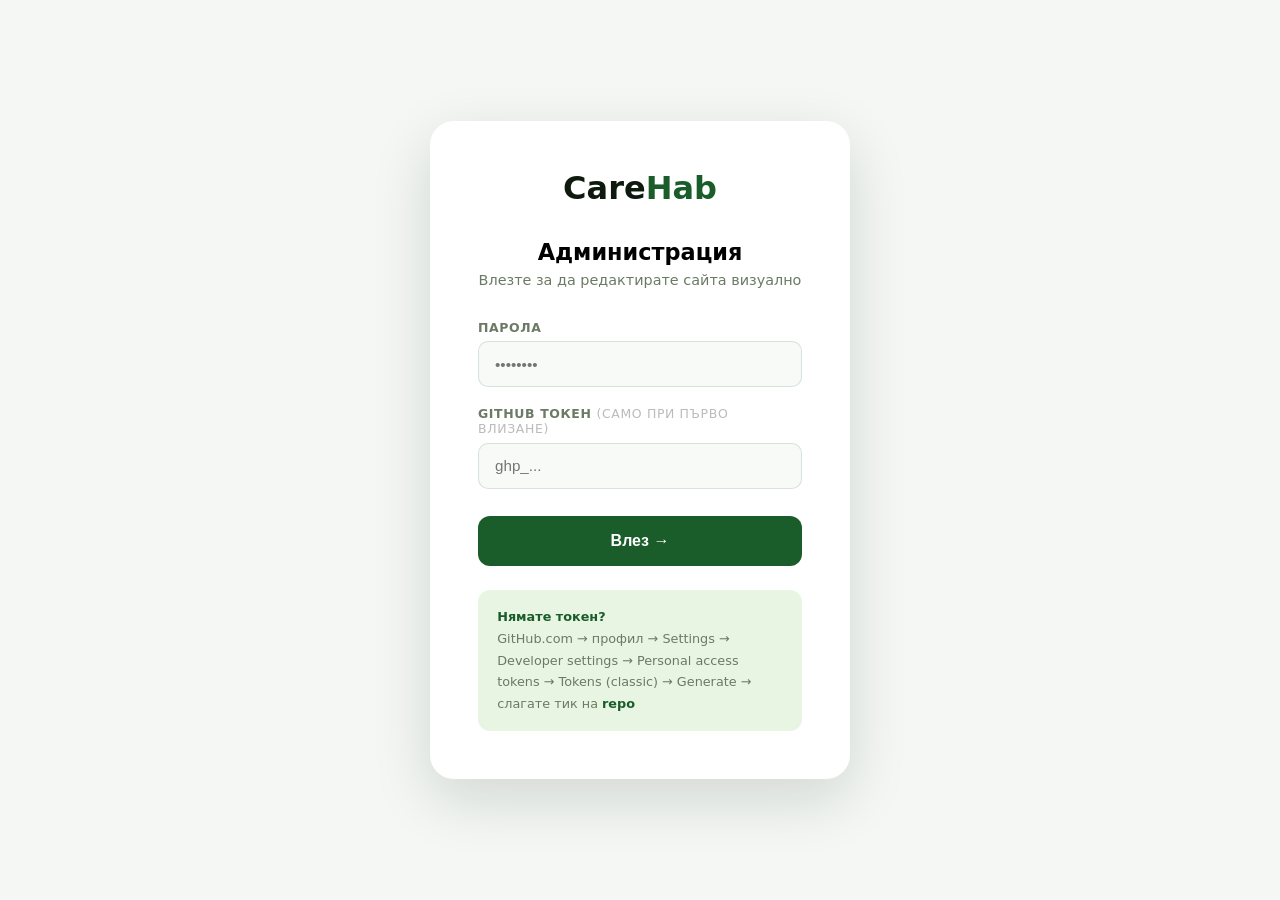
<file: admin/index.html>
<!DOCTYPE html>
<html lang="bg" translate="no">
<head>
<meta charset="UTF-8">
<meta name="viewport" content="width=device-width, initial-scale=1.0">
<meta name="robots" content="noindex, nofollow">
<meta name="google" content="notranslate">
<meta http-equiv="Content-Language" content="bg">
<title>CareHab — Администрация</title>
<style>
* { margin:0; padding:0; box-sizing:border-box; }
body { font-family: system-ui, sans-serif; background:#0f1a0f; height:100vh; overflow:hidden; display:flex; flex-direction:column; }

/* LOGIN */
#screen-login { position:fixed; inset:0; display:flex; align-items:center; justify-content:center; background:#f4f7f4; z-index:100; }
.login-box { background:white; border-radius:24px; padding:3rem; box-shadow:0 20px 60px rgba(15,26,15,.14); width:100%; max-width:420px; }
.login-logo { font-size:2rem; font-weight:900; color:#0f1a0f; margin-bottom:2rem; text-align:center; }
.login-logo span { color:#1a5c2a; }
.login-box h2 { font-size:1.4rem; margin-bottom:.4rem; text-align:center; }
.login-box > p { color:#6b7a64; font-size:.9rem; text-align:center; margin-bottom:2rem; }
.form-field { margin-bottom:1.2rem; }
.form-field label { display:block; font-size:.78rem; font-weight:700; text-transform:uppercase; letter-spacing:.05em; color:#6b7a64; margin-bottom:.4rem; }
.form-field input { width:100%; padding:.85rem 1rem; border:1.5px solid rgba(26,92,42,.15); border-radius:10px; font-size:.95rem; background:#f8faf8; transition:border-color .2s; }
.form-field input:focus { outline:none; border-color:#1a5c2a; }
.btn-login { width:100%; padding:1rem; background:#1a5c2a; color:white; border:none; border-radius:12px; font-size:1rem; font-weight:600; cursor:pointer; margin-top:.5rem; }
.btn-login:hover { background:#1a7a32; }
.error-msg { background:#fde8e8; color:#b71c1c; border-radius:10px; padding:.8rem 1rem; font-size:.88rem; margin-top:1rem; display:none; }
.token-help { margin-top:1.5rem; padding:1rem 1.2rem; background:#e8f5e2; border-radius:12px; font-size:.8rem; color:#6b7a64; line-height:1.7; }
.token-help strong { color:#1a5c2a; }

/* EDITOR SHELL */
#screen-editor { display:none; flex-direction:column; height:100vh; }

/* TOP BAR */
.top-bar { background:#0f1a0f; padding:.55rem 1.2rem; display:flex; align-items:center; gap:.8rem; flex-shrink:0; min-height:50px; }
.top-logo { font-size:1.05rem; font-weight:900; color:white; white-space:nowrap; flex-shrink:0; }
.top-logo span { color:#6ee87e; }
.page-tabs { display:flex; gap:.25rem; flex:1; overflow-x:auto; scrollbar-width:none; }
.page-tabs::-webkit-scrollbar { display:none; }
.ptab { background:rgba(255,255,255,.07); color:rgba(255,255,255,.55); border:none; padding:.45rem .95rem; border-radius:7px; font-size:.82rem; font-weight:500; cursor:pointer; white-space:nowrap; transition:all .18s; }
.ptab.active { background:#1a5c2a; color:white; font-weight:700; }
.ptab:hover:not(.active) { background:rgba(255,255,255,.14); color:white; }
.top-right { display:flex; gap:.5rem; align-items:center; flex-shrink:0; }
.btn-save { background:#1a5c2a; color:white; border:none; padding:.55rem 1.3rem; border-radius:8px; font-weight:700; cursor:pointer; font-size:.88rem; white-space:nowrap; transition:background .2s; }
.btn-save:hover { background:#1a7a32; }
.btn-save:disabled { opacity:.5; cursor:not-allowed; }
.btn-logout { background:transparent; color:rgba(255,255,255,.45); border:1px solid rgba(255,255,255,.18); padding:.45rem .85rem; border-radius:7px; cursor:pointer; font-size:.78rem; white-space:nowrap; transition:all .18s; }
.btn-logout:hover { color:white; border-color:rgba(255,255,255,.4); }

/* HINT BAR */
.hint-bar { background:#e8f5e2; border-bottom:1px solid rgba(26,92,42,.15); padding:.45rem 1.2rem; font-size:.8rem; color:#1a5c2a; display:flex; align-items:center; gap:.5rem; flex-shrink:0; flex-wrap:wrap; }
.hint-bar strong { font-weight:700; }
.hint-sep { color:rgba(26,92,42,.3); }
#status-msg { color:#6b7a64; }

/* FRAME AREA */
.frame-wrap { flex:1; position:relative; }
.frame-loader { position:absolute; inset:0; background:white; display:flex; flex-direction:column; align-items:center; justify-content:center; gap:1rem; color:#6b7a64; font-size:.9rem; z-index:5; transition:opacity .25s; }
.frame-loader.gone { opacity:0; pointer-events:none; }
.spinner { width:38px; height:38px; border:3px solid #e8f5e2; border-top-color:#1a5c2a; border-radius:50%; animation:spin 1s linear infinite; }
@keyframes spin { to { transform:rotate(360deg); } }
#editor-frame { width:100%; height:100%; border:none; display:block; }

/* TOAST */
.toast { position:fixed; bottom:2rem; left:50%; transform:translateX(-50%) translateY(120px); background:#1a5c2a; color:white; padding:.9rem 2rem; border-radius:12px; font-weight:600; font-size:.9rem; box-shadow:0 8px 28px rgba(0,0,0,.22); transition:transform .3s; z-index:9999; white-space:nowrap; pointer-events:none; }
.toast.err { background:#b71c1c; }
.toast.show { transform:translateX(-50%) translateY(0); }

/* STATUS DOT */
.sdot { display:inline-block; width:7px; height:7px; border-radius:50%; background:#6ee87e; margin-right:.35rem; vertical-align:middle; }
</style>
</head>
<body class="notranslate">

<!-- ═══ LOGIN ═══ -->
<div id="screen-login">
  <div class="login-box">
    <div class="login-logo">Care<span>Hab</span></div>
    <h2>Администрация</h2>
    <p>Влезте за да редактирате сайта визуално</p>
    <form id="login-form">
      <div class="form-field">
        <label>Парола</label>
        <input type="password" id="admin-pass" placeholder="••••••••" autocomplete="current-password">
      </div>
      <div class="form-field" id="pat-field">
        <label>GitHub токен <span style="font-weight:400;color:#bbb">(само при първо влизане)</span></label>
        <input type="password" id="github-pat" placeholder="ghp_...">
      </div>
      <button type="submit" class="btn-login">Влез →</button>
      <div class="error-msg" id="login-error"></div>
    </form>
    <div class="token-help">
      <strong>Нямате токен?</strong><br>
      GitHub.com → профил → Settings → Developer settings → Personal access tokens → Tokens (classic) → Generate → слагате тик на <strong>repo</strong>
    </div>
  </div>
</div>

<!-- ═══ EDITOR ═══ -->
<div id="screen-editor">
  <div class="top-bar">
    <div class="top-logo">Care<span>Hab</span></div>
    <div class="page-tabs" id="page-tabs"></div>
    <div class="top-right">
      <button class="btn-save" id="btn-save" onclick="savePage()">💾 Запази</button>
      <button class="btn-logout" onclick="logout()">Изход</button>
    </div>
  </div>
  <div class="hint-bar">
    ✏️ <strong>Кликни на текст</strong> за да го редактираш директно
    <span class="hint-sep">·</span>
    📷 <strong>Кликни на снимка</strong> за да я смениш
    <span class="hint-sep">·</span>
    <span><span class="sdot"></span><span id="status-msg">Зарежда се...</span></span>
  </div>
  <div class="frame-wrap">
    <div class="frame-loader" id="frame-loader">
      <div class="spinner"></div>
      <span>Зарежда се страницата...</span>
    </div>
    <iframe id="editor-frame"></iframe>
  </div>
</div>

<div class="toast" id="toast"></div>

<script>
const ADMIN_PASS = 'CareHab2025!';
const REPO      = 'yordanyordanov1702-tech/carehab.eu';
const API       = 'https://api.github.com';
const SITE      = 'https://carehab.eu';

let token = localStorage.getItem('ch_token') || '';
let currentPage = null;
let cache = {};

const PAGES = [
  { id:'index',   label:'🏠 Начало',  file:'index.html'   },
  { id:'paketi',  label:'💰 Пакети',  file:'paketi.html'  },
  { id:'kontakt', label:'📞 Контакт', file:'kontakt.html' },
  { id:'za-nas',  label:'👥 За нас',  file:'za-nas.html'  },
];

if (token) document.getElementById('pat-field').style.display = 'none';

/* ── LOGIN ── */
document.getElementById('login-form').addEventListener('submit', e => {
  e.preventDefault();
  const pass = document.getElementById('admin-pass').value;
  const pat  = document.getElementById('github-pat').value.trim();
  const err  = document.getElementById('login-error');
  if (pass !== ADMIN_PASS) { err.style.display='block'; err.textContent='Грешна парола'; return; }
  if (pat)  { token = pat; localStorage.setItem('ch_token', pat); }
  if (!token) { err.style.display='block'; err.textContent='Моля въведете GitHub токен'; return; }
  err.style.display = 'none';
  showEditor();
});

function logout() { localStorage.removeItem('ch_token'); location.reload(); }

/* ── GITHUB API ── */
async function getFile(path) {
  if (cache[path]) return cache[path];
  const headers = { Accept:'application/vnd.github.v3+json' };
  if (token) headers.Authorization = `token ${token}`;
  const r = await fetch(`${API}/repos/${REPO}/contents/${path}`, { headers });
  if (r.status === 401) { localStorage.removeItem('ch_token'); token=''; throw new Error('Невалиден токен — излез и влез отново с нов токен'); }
  if (!r.ok) throw new Error(`Грешка при зареждане: ${r.status}`);
  const d = await r.json();
  const content = decodeURIComponent(escape(atob(d.content.replace(/\n/g,''))));
  cache[path] = { content, sha: d.sha };
  return cache[path];
}

async function saveFile(path, content, sha) {
  const r = await fetch(`${API}/repos/${REPO}/contents/${path}`, {
    method: 'PUT',
    headers: { Authorization:`token ${token}`, 'Content-Type':'application/json' },
    body: JSON.stringify({
      message: `Admin: обновяване на ${path}`,
      content: btoa(unescape(encodeURIComponent(content))),
      sha
    })
  });
  if (!r.ok) { const e = await r.json(); throw new Error(e.message || 'Грешка при запис'); }
  delete cache[path];
}

/* ── EDIT MARKERS ── */
function extract(html, key) {
  const re = new RegExp(`<!-- EDIT:${key} -->(.*?)<!-- /EDIT:${key} -->`, 's');
  const m = html.match(re);
  return m ? m[1] : '';
}
function inject(html, key, value) {
  const re = new RegExp(`(<!-- EDIT:${key} -->)(.*?)(<!-- /EDIT:${key} -->)`, 's');
  return html.replace(re, `$1${value}$3`);
}

/* ── BUILD SRCDOC ── */
function buildSrcdoc(rawHtml) {
  // 1. Base tag + disable Chrome auto-translate aggressively
  let html = rawHtml
    .replace(/<html([^>]*)>/i, '<html$1 translate="no">')
    .replace(/<head>/i, `<head>\n<base href="${SITE}/">\n<meta name="google" content="notranslate">\n<meta http-equiv="Content-Language" content="bg">`)
    .replace(/<body([^>]*)>/i, '<body$1 class="notranslate">');

  // 2. Replace <!-- EDIT:key -->content<!-- /EDIT:key --> with editable spans
  html = html.replace(
    /<!-- EDIT:([\w]+) -->([\s\S]*?)<!-- \/EDIT:\1 -->/g,
    (_, key, content) => `<span data-edit="${key}">${content}</span>`
  );

  // 3. Inject editor CSS + JS before </body>
  const editorInject = `
<style id="ch-editor-css">
/* Editable text regions */
[data-edit] {
  outline: 2px dashed rgba(26,92,42,.55) !important;
  cursor: text !important;
  border-radius: 4px !important;
  transition: background .15s, outline-color .15s !important;
  position: relative !important;
}
[data-edit]:empty::before { content: '(празно — кликни за редакция)'; color: #aaa; font-style: italic; }
[data-edit]:hover { background: rgba(26,92,42,.07) !important; outline-color: #1a5c2a !important; }
[data-edit]:focus { background: rgba(255,255,210,.5) !important; outline: 2px solid #1a5c2a !important; box-shadow: 0 0 0 4px rgba(26,92,42,.12) !important; }

/* Editable image regions */
[data-img] {
  outline: 3px dashed rgba(26,92,42,.6) !important;
  cursor: pointer !important;
  transition: opacity .2s, outline-color .2s !important;
  display: block !important;
}
[data-img]:hover { opacity: .75 !important; outline-color: #1a5c2a !important; }

/* Image click overlay label */
.ch-img-wrap { position: relative !important; display: block !important; }
.ch-img-label {
  position: absolute; bottom: 10px; left: 50%; transform: translateX(-50%);
  background: rgba(26,92,42,.85); color: white;
  font-size: 12px; font-weight: 700; font-family: system-ui, sans-serif;
  padding: 5px 14px; border-radius: 20px; white-space: nowrap;
  pointer-events: none; opacity: 0; transition: opacity .2s;
}
.ch-img-wrap:hover .ch-img-label { opacity: 1; }
</style>
<script id="ch-editor-js">
(function(){
  // Disable link navigation — store original href, remove it, handle nav clicks via postMessage
  document.querySelectorAll('a[href]').forEach(function(a){
    var orig = a.getAttribute('href');
    a.dataset.href = orig;
    a.removeAttribute('href');
    // If it's a same-site page link, tell the admin shell to switch tabs
    if(orig && !orig.startsWith('http') && !orig.startsWith('mailto') && !orig.startsWith('tel') && !orig.startsWith('#')){
      a.style.cursor = 'pointer';
      a.addEventListener('click', function(e){
        e.stopPropagation();
        window.parent.postMessage({type:'ch-navigate', href: orig}, '*');
      });
    } else {
      a.style.cursor = 'default';
    }
  });

  // Make text regions editable (skip hidden elements)
  document.querySelectorAll('[data-edit]').forEach(function(el){
    if(el.closest('[style*="display:none"]') || el.style.display==='none') return;
    el.contentEditable = 'true';
    el.spellcheck = false;
    el.addEventListener('keydown', function(e){
      if(e.key === 'Escape'){ el.blur(); }
    });
  });

  // Make images clickable for URL change
  document.querySelectorAll('[data-img]').forEach(function(img){
    // Wrap image to show overlay label
    if(!img.parentNode.classList.contains('ch-img-wrap')){
      var wrap = document.createElement('div');
      wrap.className = 'ch-img-wrap';
      img.parentNode.insertBefore(wrap, img);
      wrap.appendChild(img);
      var lbl = document.createElement('span');
      lbl.className = 'ch-img-label';
      lbl.textContent = '📷 Кликни за смяна';
      wrap.appendChild(lbl);
    }
    img.addEventListener('click', function(e){
      e.preventDefault();
      e.stopPropagation();
      var url = window.prompt(
        '📷 Постави URL на новата снимка\\n\\nНамери снимка в Google → десен бутон → „Копирай адреса на изображението"\\nили ползвай unsplash.com',
        img.src || ''
      );
      if(url && url.trim()){
        img.src = url.trim();
        img.dataset.newSrc = url.trim();
      }
    });
  });
})();
<\/script>`;

  return html.replace(/<\/body>/i, editorInject + '\n</body>');
}

/* ── SHOW EDITOR ── */
function showEditor() {
  document.getElementById('screen-login').style.display = 'none';
  document.getElementById('screen-editor').style.display = 'flex';

  const tabsEl = document.getElementById('page-tabs');
  PAGES.forEach((p, i) => {
    const btn = document.createElement('button');
    btn.className = 'ptab' + (i === 0 ? ' active' : '');
    btn.textContent = p.label;
    btn.onclick = () => loadPage(p, btn);
    tabsEl.appendChild(btn);
  });

  loadPage(PAGES[0], tabsEl.querySelector('.ptab'));
}

/* ── LOAD PAGE INTO IFRAME ── */
async function loadPage(page, tabBtn) {
  document.querySelectorAll('.ptab').forEach(t => t.classList.remove('active'));
  tabBtn.classList.add('active');
  currentPage = page;

  const loader = document.getElementById('frame-loader');
  const iframe = document.getElementById('editor-frame');

  loader.classList.remove('gone');
  setStatus('Зарежда се ' + page.file + '...');

  try {
    const { content } = await getFile(page.file);
    const srcdoc = buildSrcdoc(content);

    iframe.onload = () => {
      loader.classList.add('gone');
      setStatus('Готово — кликни на текст или снимка за редакция');
    };
    iframe.srcdoc = srcdoc;
  } catch(e) {
    loader.classList.add('gone');
    toast('⚠️ ' + e.message, true);
    setStatus('Грешка при зареждане');
  }
}

/* ── SAVE ── */
async function savePage() {
  if (!currentPage) return;
  const btn = document.getElementById('btn-save');
  btn.disabled = true;
  btn.textContent = 'Запазва...';
  setStatus('Запазва промените...');

  try {
    const iDoc = document.getElementById('editor-frame').contentDocument;
    const { content: rawHtml, sha } = await getFile(currentPage.file);
    let updated = rawHtml;

    // Extract all text edits
    iDoc.querySelectorAll('[data-edit]').forEach(el => {
      updated = inject(updated, el.dataset.edit, el.innerHTML);
    });

    // Extract image URL changes
    iDoc.querySelectorAll('[data-img]').forEach(img => {
      if (img.dataset.newSrc) {
        updated = inject(updated, 'img_' + img.dataset.img, img.dataset.newSrc);
      }
    });

    await saveFile(currentPage.file, updated, sha);
    toast('✅ Запазено! Сайтът ще се обнови след ~1 минута.', false);
    setStatus('Запазено успешно ✓');

    // Reload the page in iframe to reflect saved state
    setTimeout(() => loadPage(currentPage, document.querySelector('.ptab.active')), 1500);
  } catch(e) {
    toast('⚠️ ' + e.message, true);
    setStatus('Грешка при запис');
  } finally {
    btn.disabled = false;
    btn.textContent = '💾 Запази';
  }
}

/* ── IFRAME NAV ── */
window.addEventListener('message', function(e){
  if (!e.data || e.data.type !== 'ch-navigate') return;
  var href = e.data.href.replace(/^\.?\//, '');
  var page = PAGES.find(p => p.file === href || href.includes(p.file.replace('.html','')));
  if (page) {
    var tabs = document.querySelectorAll('.ptab');
    var idx  = PAGES.indexOf(page);
    if (tabs[idx]) loadPage(page, tabs[idx]);
  }
});

/* ── HELPERS ── */
function setStatus(msg) {
  document.getElementById('status-msg').textContent = msg;
}

function toast(msg, isErr) {
  const t = document.getElementById('toast');
  t.textContent = msg;
  t.className = 'toast' + (isErr ? ' err' : '') + ' show';
  setTimeout(() => t.classList.remove('show'), 5000);
}
</script>
</body>
</html>
</file>
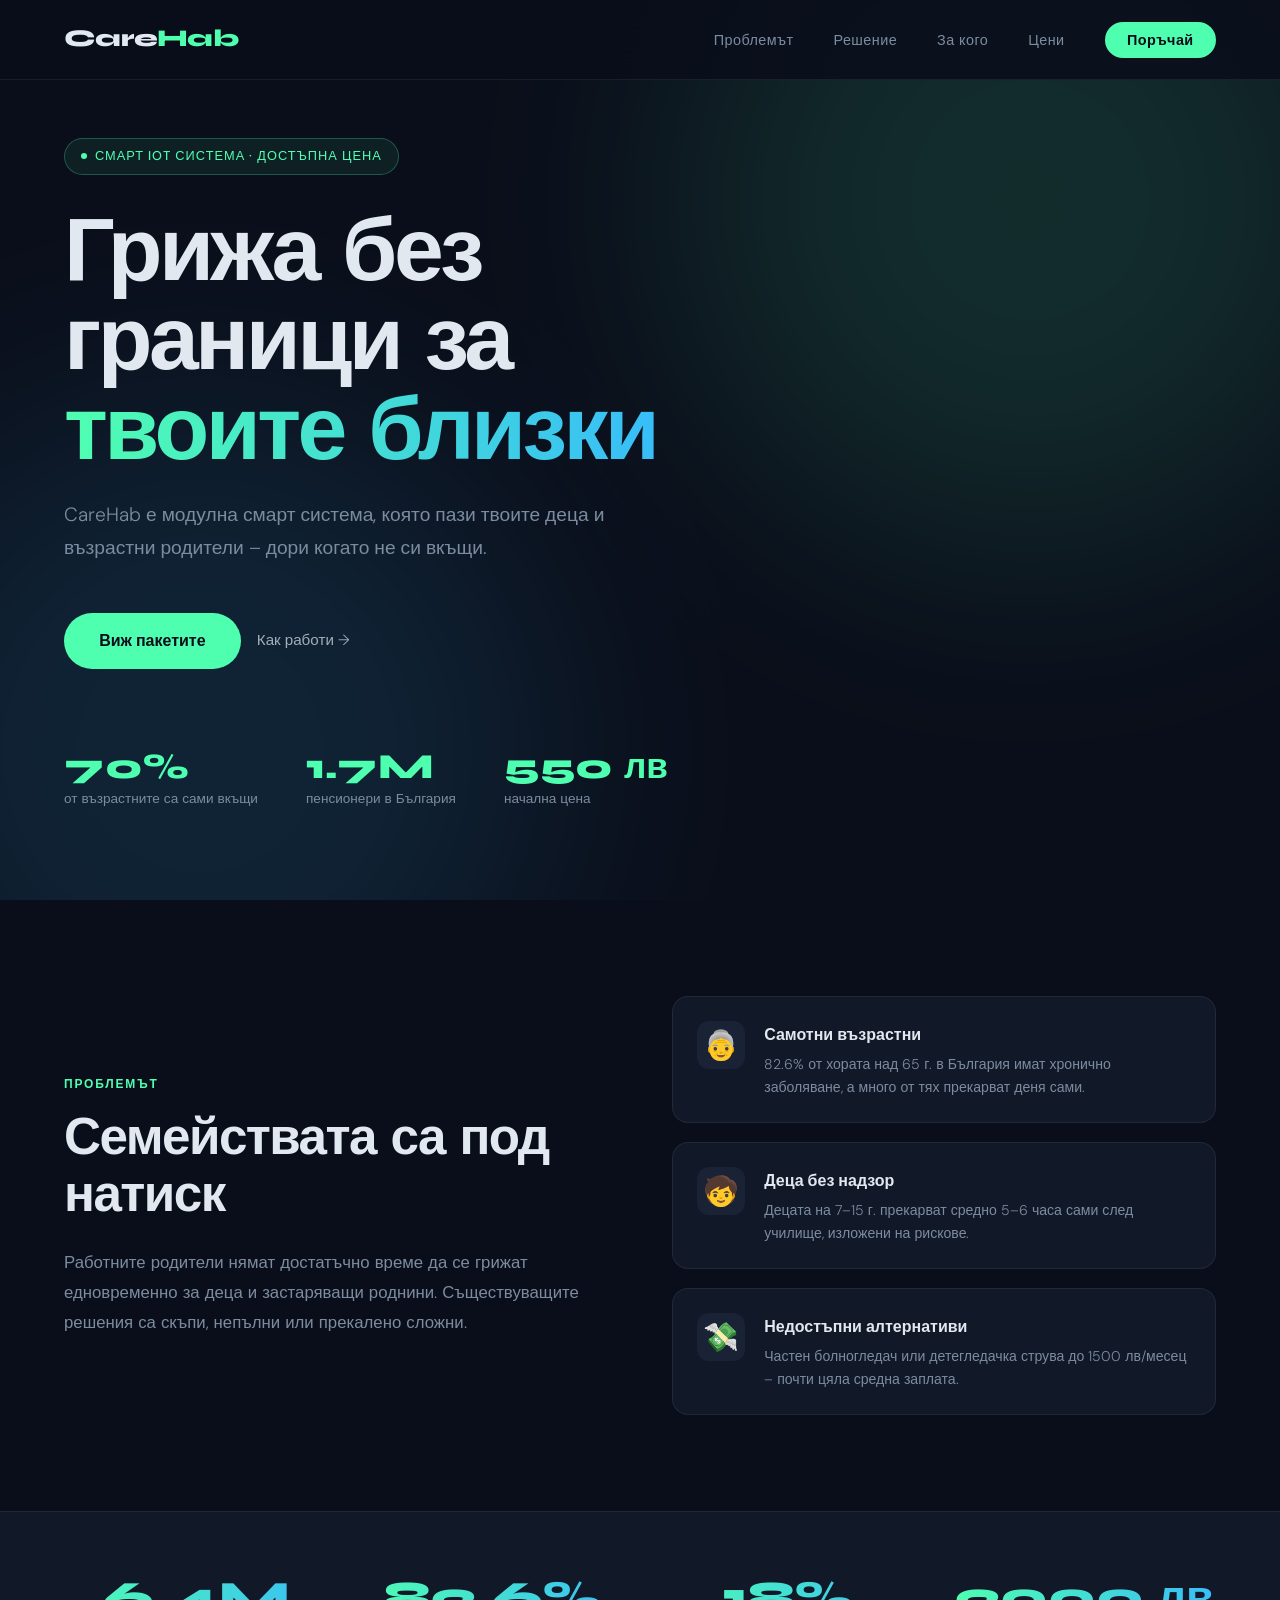
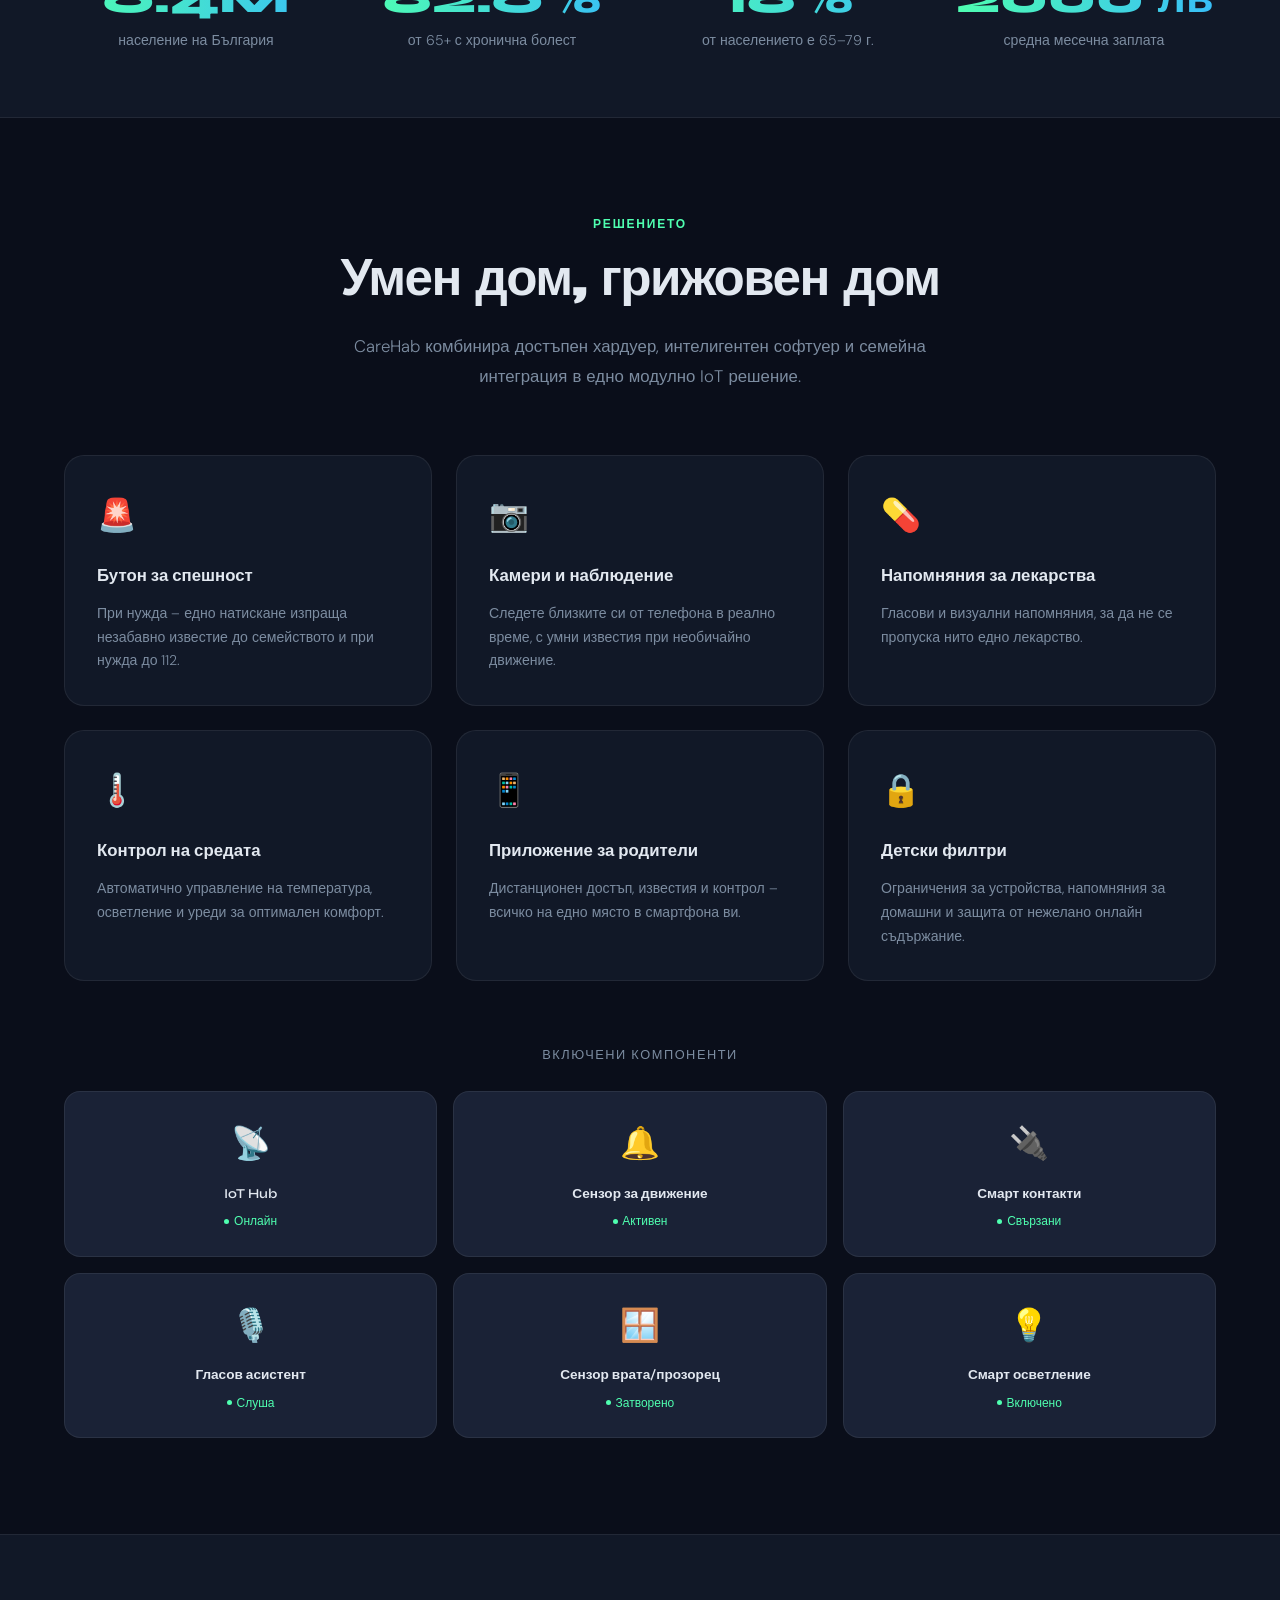
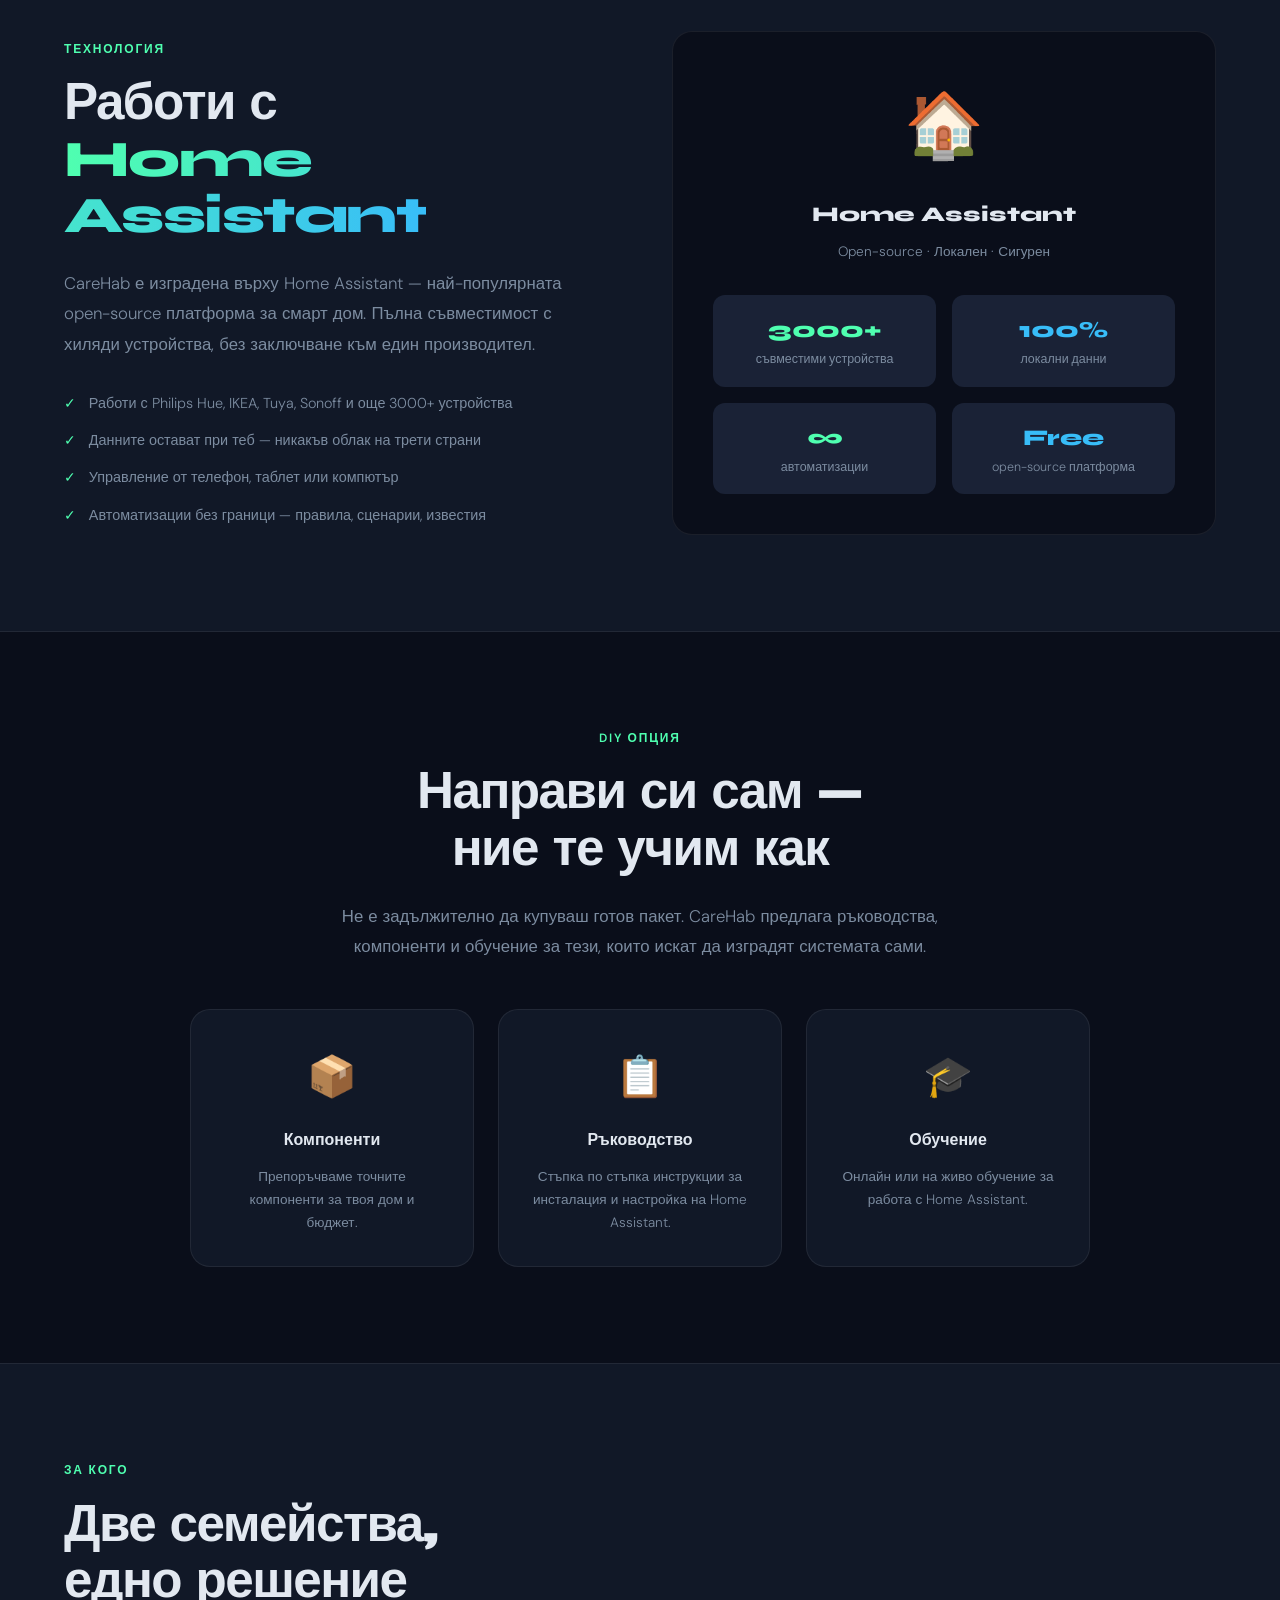
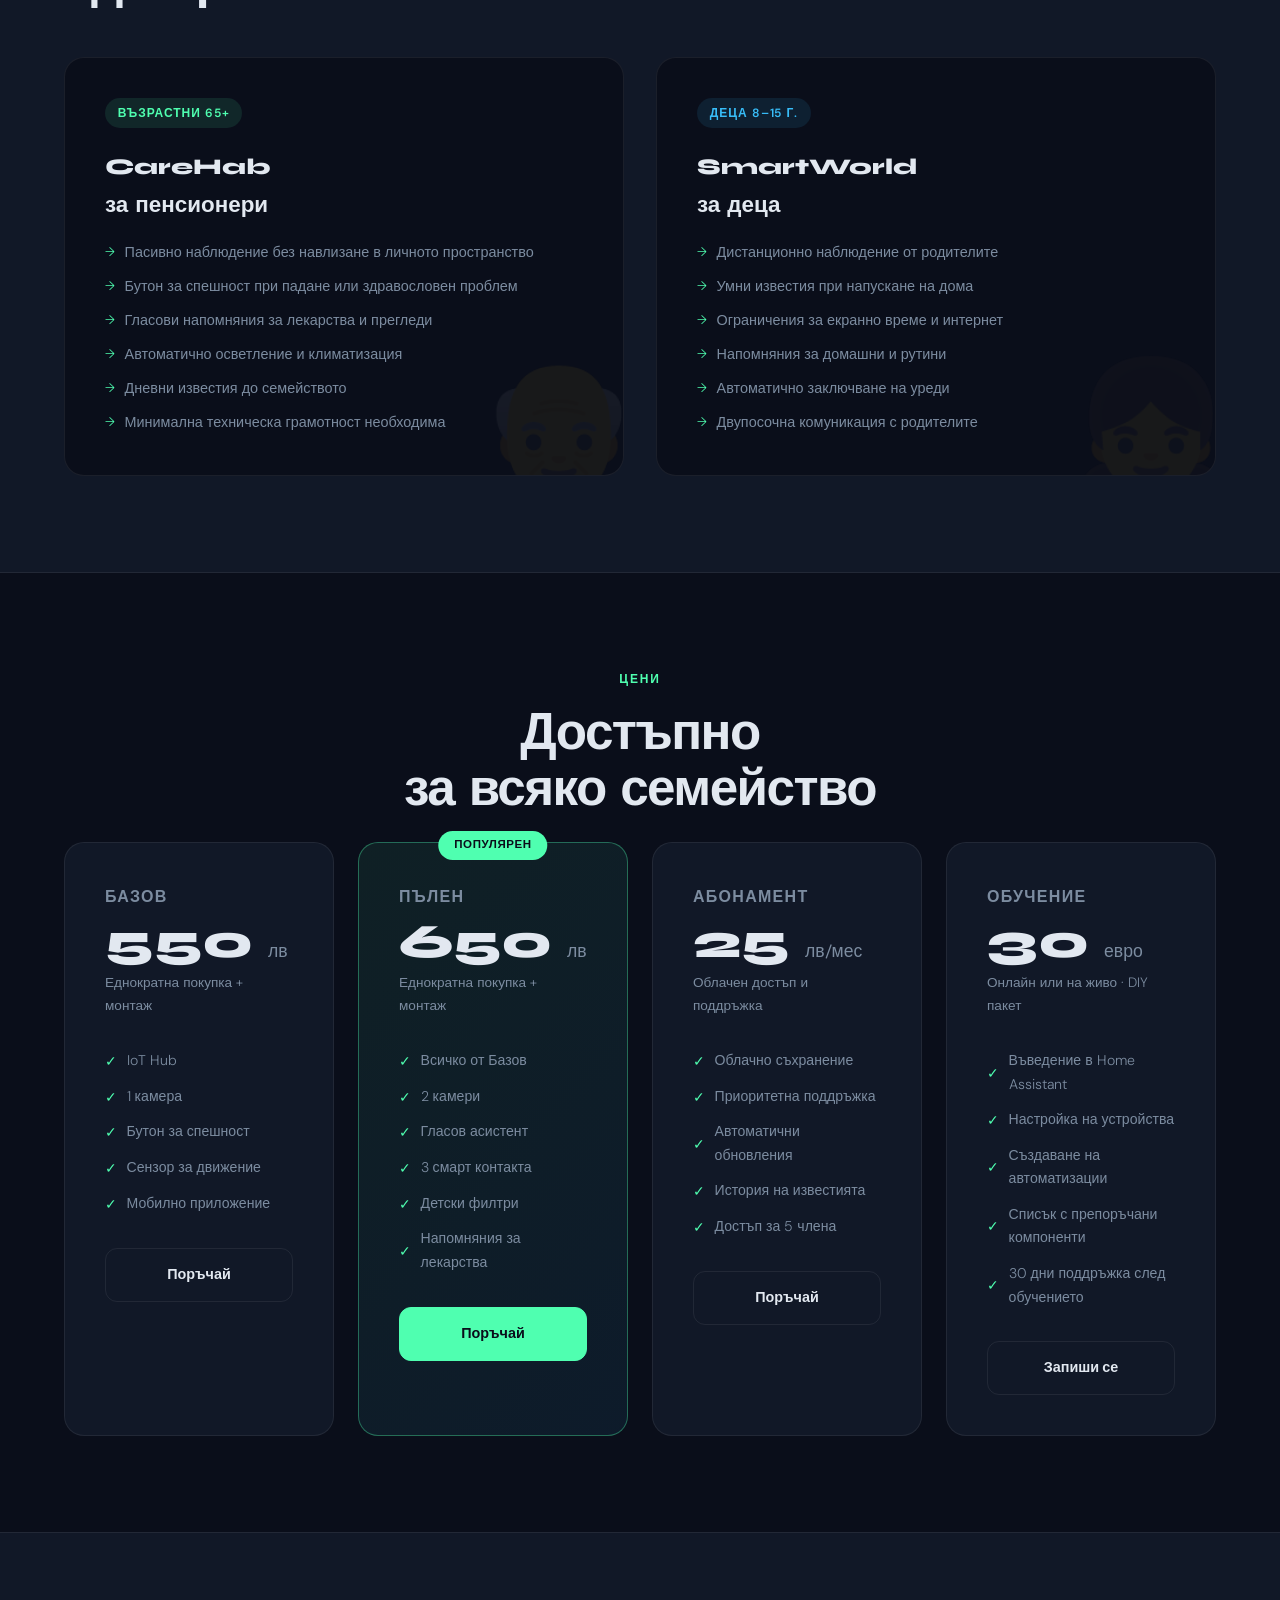
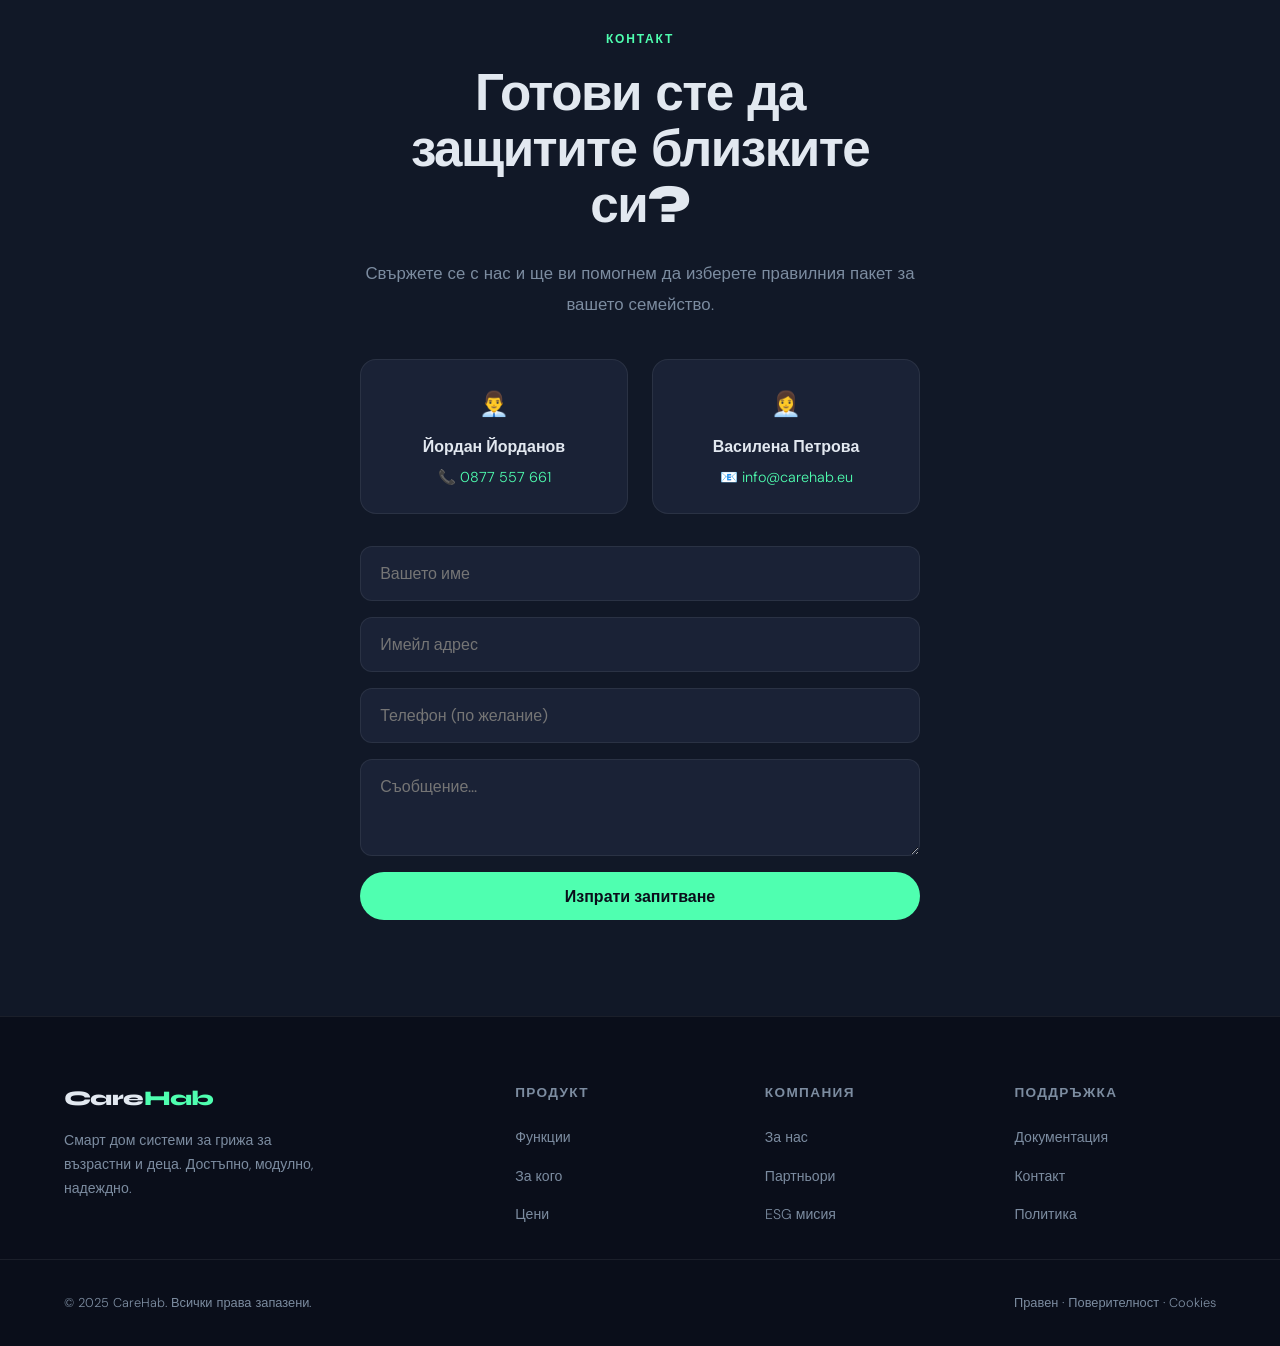
<file: carehab.html>
<!DOCTYPE html>
<html lang="bg">
<head>
<meta charset="UTF-8">
<meta name="viewport" content="width=device-width, initial-scale=1.0">
<title>CareHab – Смарт Грижа за Дома</title>
<link href="https://fonts.googleapis.com/css2?family=Syne:wght@400;600;700;800&family=DM+Sans:ital,wght@0,300;0,400;0,500;1,300&display=swap" rel="stylesheet">
<style>
  :root {
    --bg: #0a0e1a;
    --surface: #111827;
    --surface2: #1a2236;
    --accent1: #4fffb0;
    --accent2: #38bdf8;
    --accent3: #f472b6;
    --text: #e2e8f0;
    --muted: #7c8ca0;
    --border: rgba(255,255,255,0.07);
  }

  * { margin: 0; padding: 0; box-sizing: border-box; }

  html { scroll-behavior: smooth; }

  body {
    background: var(--bg);
    color: var(--text);
    font-family: 'DM Sans', sans-serif;
    font-weight: 300;
    line-height: 1.7;
    overflow-x: hidden;
  }

  h1, h2, h3, h4 {
    font-family: 'Syne', sans-serif;
    font-weight: 800;
  }

  /* NAV */
  nav {
    position: fixed;
    top: 0; left: 0; right: 0;
    z-index: 100;
    display: flex;
    justify-content: space-between;
    align-items: center;
    padding: 1.2rem 5%;
    background: rgba(10,14,26,0.85);
    backdrop-filter: blur(20px);
    border-bottom: 1px solid var(--border);
  }

  .logo {
    font-family: 'Syne', sans-serif;
    font-weight: 800;
    font-size: 1.5rem;
    letter-spacing: -0.03em;
    color: var(--text);
  }

  .logo span { color: var(--accent1); }

  nav ul {
    display: flex;
    gap: 2.5rem;
    list-style: none;
  }

  nav a {
    color: var(--muted);
    text-decoration: none;
    font-size: 0.9rem;
    font-weight: 400;
    letter-spacing: 0.03em;
    transition: color 0.2s;
  }

  nav a:hover { color: var(--accent1); }

  .nav-cta {
    background: var(--accent1);
    color: #0a0e1a !important;
    padding: 0.55rem 1.4rem;
    border-radius: 100px;
    font-weight: 600 !important;
    transition: opacity 0.2s !important;
  }

  .nav-cta:hover { opacity: 0.85; color: #0a0e1a !important; }

  /* HERO */
  .hero {
    min-height: 100vh;
    display: flex;
    flex-direction: column;
    justify-content: center;
    padding: 8rem 5% 5rem;
    position: relative;
    overflow: hidden;
  }

  .hero-glow {
    position: absolute;
    width: 700px; height: 700px;
    border-radius: 50%;
    filter: blur(120px);
    opacity: 0.12;
    pointer-events: none;
  }

  .glow-green { background: var(--accent1); top: -150px; right: -100px; }
  .glow-blue  { background: var(--accent2); bottom: -200px; left: -150px; }

  .hero-badge {
    display: inline-flex;
    align-items: center;
    gap: 0.5rem;
    background: rgba(79,255,176,0.08);
    border: 1px solid rgba(79,255,176,0.25);
    border-radius: 100px;
    padding: 0.4rem 1rem;
    font-size: 0.8rem;
    color: var(--accent1);
    letter-spacing: 0.08em;
    text-transform: uppercase;
    font-weight: 500;
    margin-bottom: 2rem;
    width: fit-content;
    animation: fadeUp 0.6s ease both;
  }

  .badge-dot {
    width: 6px; height: 6px;
    border-radius: 50%;
    background: var(--accent1);
    animation: pulse 2s infinite;
  }

  @keyframes pulse {
    0%, 100% { opacity: 1; transform: scale(1); }
    50% { opacity: 0.5; transform: scale(1.4); }
  }

  .hero h1 {
    font-size: clamp(3rem, 7vw, 6.5rem);
    line-height: 1.0;
    letter-spacing: -0.04em;
    margin-bottom: 1.5rem;
    max-width: 900px;
    animation: fadeUp 0.7s 0.1s ease both;
  }

  .hero h1 .highlight {
    background: linear-gradient(90deg, var(--accent1), var(--accent2));
    -webkit-background-clip: text;
    -webkit-text-fill-color: transparent;
    background-clip: text;
  }

  .hero-sub {
    font-size: 1.2rem;
    color: var(--muted);
    max-width: 560px;
    margin-bottom: 3rem;
    animation: fadeUp 0.7s 0.2s ease both;
  }

  .hero-actions {
    display: flex;
    gap: 1rem;
    align-items: center;
    animation: fadeUp 0.7s 0.3s ease both;
  }

  .btn-primary {
    background: var(--accent1);
    color: #0a0e1a;
    border: none;
    padding: 0.9rem 2.2rem;
    border-radius: 100px;
    font-family: 'Syne', sans-serif;
    font-weight: 700;
    font-size: 1rem;
    cursor: pointer;
    transition: transform 0.2s, opacity 0.2s;
    text-decoration: none;
    display: inline-block;
  }

  .btn-primary:hover { transform: translateY(-2px); opacity: 0.9; }

  .btn-secondary {
    color: var(--text);
    text-decoration: none;
    font-size: 0.95rem;
    display: flex;
    align-items: center;
    gap: 0.4rem;
    opacity: 0.7;
    transition: opacity 0.2s;
  }

  .btn-secondary:hover { opacity: 1; }

  .hero-stats {
    display: flex;
    gap: 3rem;
    margin-top: 5rem;
    animation: fadeUp 0.7s 0.4s ease both;
  }

  .stat-item { }
  .stat-number {
    font-family: 'Syne', sans-serif;
    font-size: 2.2rem;
    font-weight: 800;
    color: var(--accent1);
    line-height: 1;
  }
  .stat-label { font-size: 0.85rem; color: var(--muted); margin-top: 0.2rem; }

  /* SCROLL LINE */
  .scroll-line {
    width: 1px;
    height: 60px;
    background: linear-gradient(to bottom, transparent, var(--accent1));
    margin: 2rem auto;
    animation: fadeIn 1s 1s both;
  }

  /* PROBLEM */
  .section {
    padding: 6rem 5%;
  }

  .section-label {
    font-size: 0.75rem;
    text-transform: uppercase;
    letter-spacing: 0.15em;
    color: var(--accent1);
    font-weight: 600;
    margin-bottom: 1rem;
  }

  .section-title {
    font-size: clamp(2rem, 4vw, 3.2rem);
    letter-spacing: -0.03em;
    line-height: 1.1;
    margin-bottom: 1.5rem;
  }

  .section-body {
    color: var(--muted);
    font-size: 1.05rem;
    max-width: 600px;
    line-height: 1.8;
  }

  /* TWO COL */
  .two-col {
    display: grid;
    grid-template-columns: 1fr 1fr;
    gap: 4rem;
    align-items: center;
  }

  /* PROBLEM CARDS */
  .problem-cards {
    display: flex;
    flex-direction: column;
    gap: 1.2rem;
  }

  .problem-card {
    background: var(--surface);
    border: 1px solid var(--border);
    border-radius: 16px;
    padding: 1.5rem;
    display: flex;
    gap: 1.2rem;
    align-items: flex-start;
    transition: border-color 0.2s;
  }

  .problem-card:hover { border-color: rgba(79,255,176,0.3); }

  .problem-icon {
    font-size: 1.8rem;
    flex-shrink: 0;
    width: 48px; height: 48px;
    background: var(--surface2);
    border-radius: 12px;
    display: flex;
    align-items: center;
    justify-content: center;
  }

  .problem-card h4 {
    font-family: 'Syne', sans-serif;
    font-weight: 700;
    font-size: 1rem;
    margin-bottom: 0.3rem;
  }

  .problem-card p { font-size: 0.88rem; color: var(--muted); line-height: 1.6; }

  /* SOLUTION / FEATURES */
  .features-grid {
    display: grid;
    grid-template-columns: repeat(3, 1fr);
    gap: 1.5rem;
    margin-top: 4rem;
  }

  .feature-card {
    background: var(--surface);
    border: 1px solid var(--border);
    border-radius: 20px;
    padding: 2rem;
    transition: transform 0.2s, border-color 0.2s;
    position: relative;
    overflow: hidden;
  }

  .feature-card::before {
    content: '';
    position: absolute;
    top: 0; left: 0; right: 0;
    height: 2px;
    background: linear-gradient(90deg, var(--accent1), var(--accent2));
    opacity: 0;
    transition: opacity 0.2s;
  }

  .feature-card:hover { transform: translateY(-4px); border-color: rgba(79,255,176,0.2); }
  .feature-card:hover::before { opacity: 1; }

  .feature-emoji { font-size: 2rem; margin-bottom: 1.2rem; }
  .feature-card h3 {
    font-family: 'Syne', sans-serif;
    font-size: 1.05rem;
    margin-bottom: 0.7rem;
    font-weight: 700;
  }
  .feature-card p { font-size: 0.88rem; color: var(--muted); line-height: 1.7; }

  /* TARGETS */
  .targets {
    background: var(--surface);
    border-top: 1px solid var(--border);
    border-bottom: 1px solid var(--border);
  }

  .targets-grid {
    display: grid;
    grid-template-columns: repeat(2, 1fr);
    gap: 2rem;
    margin-top: 3rem;
  }

  .target-card {
    background: var(--bg);
    border: 1px solid var(--border);
    border-radius: 20px;
    padding: 2.5rem;
    position: relative;
    overflow: hidden;
  }

  .target-card.elderly::after {
    content: '👴';
    font-size: 8rem;
    position: absolute;
    right: -1rem;
    bottom: -1rem;
    opacity: 0.06;
    line-height: 1;
  }

  .target-card.children::after {
    content: '👧';
    font-size: 8rem;
    position: absolute;
    right: -1rem;
    bottom: -1rem;
    opacity: 0.06;
    line-height: 1;
  }

  .target-tag {
    display: inline-block;
    padding: 0.3rem 0.8rem;
    border-radius: 100px;
    font-size: 0.75rem;
    font-weight: 600;
    text-transform: uppercase;
    letter-spacing: 0.08em;
    margin-bottom: 1.2rem;
  }

  .tag-green { background: rgba(79,255,176,0.1); color: var(--accent1); }
  .tag-blue  { background: rgba(56,189,248,0.1); color: var(--accent2); }

  .target-card h3 {
    font-size: 1.4rem;
    margin-bottom: 1rem;
    font-family: 'Syne', sans-serif;
  }

  .target-card ul {
    list-style: none;
    display: flex;
    flex-direction: column;
    gap: 0.6rem;
  }

  .target-card li {
    font-size: 0.9rem;
    color: var(--muted);
    display: flex;
    align-items: center;
    gap: 0.6rem;
  }

  .target-card li::before {
    content: '→';
    color: var(--accent1);
    font-size: 0.8rem;
    flex-shrink: 0;
  }

  /* PRICING */
  .pricing-grid {
    display: grid;
    grid-template-columns: repeat(3, 1fr);
    gap: 1.5rem;
    margin-top: 4rem;
  }

  .price-card {
    background: var(--surface);
    border: 1px solid var(--border);
    border-radius: 20px;
    padding: 2.5rem;
    transition: transform 0.2s;
  }

  .price-card.featured {
    background: linear-gradient(135deg, rgba(79,255,176,0.08), rgba(56,189,248,0.08));
    border-color: rgba(79,255,176,0.35);
    position: relative;
  }

  .price-card.featured::before {
    content: 'Популярен';
    position: absolute;
    top: -12px;
    left: 50%;
    transform: translateX(-50%);
    background: var(--accent1);
    color: #0a0e1a;
    font-size: 0.72rem;
    font-weight: 700;
    padding: 0.3rem 1rem;
    border-radius: 100px;
    font-family: 'Syne', sans-serif;
    letter-spacing: 0.05em;
    text-transform: uppercase;
  }

  .price-card:hover { transform: translateY(-4px); }

  .price-name {
    font-family: 'Syne', sans-serif;
    font-weight: 700;
    font-size: 1rem;
    margin-bottom: 0.5rem;
    color: var(--muted);
    text-transform: uppercase;
    letter-spacing: 0.08em;
  }

  .price-amount {
    font-family: 'Syne', sans-serif;
    font-size: 3rem;
    font-weight: 800;
    line-height: 1;
    margin-bottom: 0.3rem;
  }

  .price-amount span { font-size: 1.1rem; color: var(--muted); font-weight: 400; }

  .price-desc { font-size: 0.85rem; color: var(--muted); margin-bottom: 2rem; }

  .price-features {
    list-style: none;
    display: flex;
    flex-direction: column;
    gap: 0.7rem;
    margin-bottom: 2rem;
  }

  .price-features li {
    font-size: 0.88rem;
    color: var(--muted);
    display: flex;
    align-items: center;
    gap: 0.6rem;
  }

  .price-features li .check { color: var(--accent1); font-size: 0.9rem; }

  .btn-outline {
    display: block;
    text-align: center;
    padding: 0.85rem;
    border: 1px solid var(--border);
    border-radius: 12px;
    color: var(--text);
    text-decoration: none;
    font-family: 'Syne', sans-serif;
    font-weight: 600;
    font-size: 0.9rem;
    transition: border-color 0.2s, background 0.2s;
  }

  .btn-outline:hover { border-color: var(--accent1); background: rgba(79,255,176,0.05); }

  .price-card.featured .btn-outline {
    background: var(--accent1);
    color: #0a0e1a;
    border-color: var(--accent1);
  }

  .price-card.featured .btn-outline:hover { opacity: 0.9; }

  /* STATS BAND */
  .stats-band {
    background: var(--surface);
    border-top: 1px solid var(--border);
    border-bottom: 1px solid var(--border);
    padding: 4rem 5%;
    display: grid;
    grid-template-columns: repeat(4, 1fr);
    gap: 2rem;
    text-align: center;
  }

  .band-stat .number {
    font-family: 'Syne', sans-serif;
    font-size: 2.8rem;
    font-weight: 800;
    background: linear-gradient(90deg, var(--accent1), var(--accent2));
    -webkit-background-clip: text;
    -webkit-text-fill-color: transparent;
    background-clip: text;
    line-height: 1;
  }

  .band-stat .label { font-size: 0.88rem; color: var(--muted); margin-top: 0.5rem; }

  /* FOOTER */
  footer {
    padding: 4rem 5% 2rem;
    border-top: 1px solid var(--border);
    display: grid;
    grid-template-columns: 2fr 1fr 1fr 1fr;
    gap: 3rem;
  }

  .footer-brand .logo { font-size: 1.3rem; margin-bottom: 0.8rem; display: block; }
  .footer-brand p { font-size: 0.88rem; color: var(--muted); max-width: 260px; line-height: 1.7; }

  footer h4 {
    font-family: 'Syne', sans-serif;
    font-size: 0.85rem;
    font-weight: 700;
    text-transform: uppercase;
    letter-spacing: 0.1em;
    color: var(--muted);
    margin-bottom: 1.2rem;
  }

  footer ul { list-style: none; display: flex; flex-direction: column; gap: 0.7rem; }
  footer ul a { color: var(--muted); text-decoration: none; font-size: 0.88rem; transition: color 0.2s; }
  footer ul a:hover { color: var(--accent1); }

  .footer-bottom {
    padding: 2rem 5%;
    display: flex;
    justify-content: space-between;
    align-items: center;
    font-size: 0.8rem;
    color: var(--muted);
    border-top: 1px solid var(--border);
  }

  /* ANIMATIONS */
  @keyframes fadeUp {
    from { opacity: 0; transform: translateY(24px); }
    to   { opacity: 1; transform: translateY(0); }
  }

  @keyframes fadeIn {
    from { opacity: 0; }
    to   { opacity: 1; }
  }

  /* RESPONSIVE */
  @media (max-width: 900px) {
    .two-col, .targets-grid, .pricing-grid { grid-template-columns: 1fr; }
    .features-grid { grid-template-columns: 1fr 1fr; }
    .stats-band { grid-template-columns: 1fr 1fr; }
    footer { grid-template-columns: 1fr 1fr; }
    nav ul { display: none; }
  }

  @media (max-width: 600px) {
    .features-grid { grid-template-columns: 1fr; }
    .stats-band { grid-template-columns: 1fr 1fr; }
    footer { grid-template-columns: 1fr; }
    .hero-stats { flex-wrap: wrap; gap: 1.5rem; }
  }

  /* IoT decorative */
  .iot-grid {
    display: grid;
    grid-template-columns: repeat(3,1fr);
    gap: 1rem;
  }

  .iot-tile {
    background: var(--surface2);
    border: 1px solid var(--border);
    border-radius: 16px;
    padding: 1.5rem;
    text-align: center;
  }

  .iot-tile .iot-icon { font-size: 2rem; margin-bottom: 0.7rem; }
  .iot-tile .iot-name { font-family: 'Syne', sans-serif; font-size: 0.85rem; font-weight: 600; }
  .iot-tile .iot-status {
    margin-top: 0.4rem;
    font-size: 0.75rem;
    color: var(--accent1);
    display: flex;
    align-items: center;
    justify-content: center;
    gap: 0.3rem;
  }
  .status-dot { width: 5px; height: 5px; border-radius: 50%; background: var(--accent1); animation: pulse 2s infinite; }
</style>
</head>
<body>

<!-- NAV -->
<nav>
  <div class="logo">Care<span>Hab</span></div>
  <ul>
    <li><a href="#problem">Проблемът</a></li>
    <li><a href="#solution">Решение</a></li>
    <li><a href="#targets">За кого</a></li>
    <li><a href="#pricing">Цени</a></li>
    <li><a href="#contact" class="nav-cta">Поръчай</a></li>
  </ul>
</nav>

<!-- HERO -->
<section class="hero">
  <div class="hero-glow glow-green"></div>
  <div class="hero-glow glow-blue"></div>

  <div class="hero-badge">
    <span class="badge-dot"></span>
    Смарт IoT система · Достъпна цена
  </div>

  <h1>Грижа без<br>граници за<br><span class="highlight">твоите близки</span></h1>

  <p class="hero-sub">CareHab е модулна смарт система, която пази твоите деца и възрастни родители – дори когато не си вкъщи.</p>

  <div class="hero-actions">
    <a href="#pricing" class="btn-primary">Виж пакетите</a>
    <a href="#solution" class="btn-secondary">Как работи →</a>
  </div>

  <div class="hero-stats">
    <div class="stat-item">
      <div class="stat-number">70%</div>
      <div class="stat-label">от възрастните са сами вкъщи</div>
    </div>
    <div class="stat-item">
      <div class="stat-number">1.7M</div>
      <div class="stat-label">пенсионери в България</div>
    </div>
    <div class="stat-item">
      <div class="stat-number">550 лв</div>
      <div class="stat-label">начална цена</div>
    </div>
  </div>
</section>

<!-- PROBLEM -->
<section class="section" id="problem">
  <div class="two-col">
    <div>
      <div class="section-label">Проблемът</div>
      <h2 class="section-title">Семействата са под натиск</h2>
      <p class="section-body">Работните родители нямат достатъчно време да се грижат едновременно за деца и застаряващи роднини. Съществуващите решения са скъпи, непълни или прекалено сложни.</p>
    </div>
    <div class="problem-cards">
      <div class="problem-card">
        <div class="problem-icon">👵</div>
        <div>
          <h4>Самотни възрастни</h4>
          <p>82.6% от хората над 65 г. в България имат хронично заболяване, а много от тях прекарват деня сами.</p>
        </div>
      </div>
      <div class="problem-card">
        <div class="problem-icon">🧒</div>
        <div>
          <h4>Деца без надзор</h4>
          <p>Децата на 7–15 г. прекарват средно 5–6 часа сами след училище, изложени на рискове.</p>
        </div>
      </div>
      <div class="problem-card">
        <div class="problem-icon">💸</div>
        <div>
          <h4>Недостъпни алтернативи</h4>
          <p>Частен болногледач или детегледачка струва до 1500 лв/месец – почти цяла средна заплата.</p>
        </div>
      </div>
    </div>
  </div>
</section>

<!-- STATS BAND -->
<div class="stats-band">
  <div class="band-stat">
    <div class="number">6.4M</div>
    <div class="label">население на България</div>
  </div>
  <div class="band-stat">
    <div class="number">82.6%</div>
    <div class="label">от 65+ с хронична болест</div>
  </div>
  <div class="band-stat">
    <div class="number">18%</div>
    <div class="label">от населението е 65–79 г.</div>
  </div>
  <div class="band-stat">
    <div class="number">2000 лв</div>
    <div class="label">средна месечна заплата</div>
  </div>
</div>

<!-- SOLUTION -->
<section class="section" id="solution">
  <div style="text-align:center; max-width: 650px; margin: 0 auto 1rem;">
    <div class="section-label">Решението</div>
    <h2 class="section-title">Умен дом, грижовен дом</h2>
    <p class="section-body" style="margin: 0 auto;">CareHab комбинира достъпен хардуер, интелигентен софтуер и семейна интеграция в едно модулно IoT решение.</p>
  </div>

  <div class="features-grid">
    <div class="feature-card">
      <div class="feature-emoji">🚨</div>
      <h3>Бутон за спешност</h3>
      <p>При нужда – едно натискане изпраща незабавно известие до семейството и при нужда до 112.</p>
    </div>
    <div class="feature-card">
      <div class="feature-emoji">📷</div>
      <h3>Камери и наблюдение</h3>
      <p>Следете близките си от телефона в реално време, с умни известия при необичайно движение.</p>
    </div>
    <div class="feature-card">
      <div class="feature-emoji">💊</div>
      <h3>Напомняния за лекарства</h3>
      <p>Гласови и визуални напомняния, за да не се пропуска нито едно лекарство.</p>
    </div>
    <div class="feature-card">
      <div class="feature-emoji">🌡️</div>
      <h3>Контрол на средата</h3>
      <p>Автоматично управление на температура, осветление и уреди за оптимален комфорт.</p>
    </div>
    <div class="feature-card">
      <div class="feature-emoji">📱</div>
      <h3>Приложение за родители</h3>
      <p>Дистанционен достъп, известия и контрол – всичко на едно място в смартфона ви.</p>
    </div>
    <div class="feature-card">
      <div class="feature-emoji">🔒</div>
      <h3>Детски филтри</h3>
      <p>Ограничения за устройства, напомняния за домашни и защита от нежелано онлайн съдържание.</p>
    </div>
  </div>

  <!-- IoT hardware demo -->
  <div style="margin-top: 4rem;">
    <p style="font-family:'Syne',sans-serif; font-size:0.8rem; text-transform:uppercase; letter-spacing:0.12em; color:var(--muted); text-align:center; margin-bottom:1.5rem;">Включени компоненти</p>
    <div class="iot-grid">
      <div class="iot-tile">
        <div class="iot-icon">📡</div>
        <div class="iot-name">IoT Hub</div>
        <div class="iot-status"><span class="status-dot"></span> Онлайн</div>
      </div>
      <div class="iot-tile">
        <div class="iot-icon">🔔</div>
        <div class="iot-name">Сензор за движение</div>
        <div class="iot-status"><span class="status-dot"></span> Активен</div>
      </div>
      <div class="iot-tile">
        <div class="iot-icon">🔌</div>
        <div class="iot-name">Смарт контакти</div>
        <div class="iot-status"><span class="status-dot"></span> Свързани</div>
      </div>
      <div class="iot-tile">
        <div class="iot-icon">🎙️</div>
        <div class="iot-name">Гласов асистент</div>
        <div class="iot-status"><span class="status-dot"></span> Слуша</div>
      </div>
      <div class="iot-tile">
        <div class="iot-icon">🪟</div>
        <div class="iot-name">Сензор врата/прозорец</div>
        <div class="iot-status"><span class="status-dot"></span> Затворено</div>
      </div>
      <div class="iot-tile">
        <div class="iot-icon">💡</div>
        <div class="iot-name">Смарт осветление</div>
        <div class="iot-status"><span class="status-dot"></span> Включено</div>
      </div>
    </div>
  </div>
</section>

<!-- HOME ASSISTANT -->
<section class="section" style="background:var(--surface);border-top:1px solid var(--border);border-bottom:1px solid var(--border);">
  <div class="two-col">
    <div>
      <div class="section-label">Технология</div>
      <h2 class="section-title">Работи с<br><span style="background:linear-gradient(90deg,var(--accent1),var(--accent2));-webkit-background-clip:text;-webkit-text-fill-color:transparent;background-clip:text;">Home Assistant</span></h2>
      <p class="section-body">CareHab е изградена върху Home Assistant — най-популярната open-source платформа за смарт дом. Пълна съвместимост с хиляди устройства, без заключване към един производител.</p>
      <div style="margin-top:2rem;display:flex;flex-direction:column;gap:0.8rem;">
        <div style="display:flex;align-items:center;gap:0.8rem;font-size:0.9rem;color:var(--muted);"><span style="color:var(--accent1);">✓</span> Работи с Philips Hue, IKEA, Tuya, Sonoff и още 3000+ устройства</div>
        <div style="display:flex;align-items:center;gap:0.8rem;font-size:0.9rem;color:var(--muted);"><span style="color:var(--accent1);">✓</span> Данните остават при теб — никакъв облак на трети страни</div>
        <div style="display:flex;align-items:center;gap:0.8rem;font-size:0.9rem;color:var(--muted);"><span style="color:var(--accent1);">✓</span> Управление от телефон, таблет или компютър</div>
        <div style="display:flex;align-items:center;gap:0.8rem;font-size:0.9rem;color:var(--muted);"><span style="color:var(--accent1);">✓</span> Автоматизации без граници — правила, сценарии, известия</div>
      </div>
    </div>
    <div style="background:var(--bg);border:1px solid var(--border);border-radius:20px;padding:2.5rem;text-align:center;">
      <div style="font-size:4rem;margin-bottom:1rem;">🏠</div>
      <div style="font-family:'Syne',sans-serif;font-size:1.3rem;font-weight:800;margin-bottom:0.5rem;">Home Assistant</div>
      <div style="font-size:0.85rem;color:var(--muted);margin-bottom:2rem;">Open-source · Локален · Сигурен</div>
      <div style="display:grid;grid-template-columns:1fr 1fr;gap:1rem;">
        <div style="background:var(--surface2);border-radius:12px;padding:1rem;"><div style="font-family:'Syne',sans-serif;font-weight:800;color:var(--accent1);font-size:1.4rem;">3000+</div><div style="font-size:0.78rem;color:var(--muted);">съвместими устройства</div></div>
        <div style="background:var(--surface2);border-radius:12px;padding:1rem;"><div style="font-family:'Syne',sans-serif;font-weight:800;color:var(--accent2);font-size:1.4rem;">100%</div><div style="font-size:0.78rem;color:var(--muted);">локални данни</div></div>
        <div style="background:var(--surface2);border-radius:12px;padding:1rem;"><div style="font-family:'Syne',sans-serif;font-weight:800;color:var(--accent1);font-size:1.4rem;">∞</div><div style="font-size:0.78rem;color:var(--muted);">автоматизации</div></div>
        <div style="background:var(--surface2);border-radius:12px;padding:1rem;"><div style="font-family:'Syne',sans-serif;font-weight:800;color:var(--accent2);font-size:1.4rem;">Free</div><div style="font-size:0.78rem;color:var(--muted);">open-source платформа</div></div>
      </div>
    </div>
  </div>
</section>

<!-- DIY -->
<section class="section">
  <div style="text-align:center;max-width:700px;margin:0 auto 3rem;">
    <div class="section-label">DIY опция</div>
    <h2 class="section-title">Направи си сам —<br>ние те учим как</h2>
    <p class="section-body" style="margin:0 auto;">Не е задължително да купуваш готов пакет. CareHab предлага ръководства, компоненти и обучение за тези, които искат да изградят системата сами.</p>
  </div>
  <div style="display:grid;grid-template-columns:repeat(3,1fr);gap:1.5rem;max-width:900px;margin:0 auto;">
    <div style="background:var(--surface);border:1px solid var(--border);border-radius:20px;padding:2rem;text-align:center;">
      <div style="font-size:2.5rem;margin-bottom:1rem;">📦</div>
      <h3 style="font-family:'Syne',sans-serif;font-size:1rem;margin-bottom:0.7rem;">Компоненти</h3>
      <p style="font-size:0.85rem;color:var(--muted);">Препоръчваме точните компоненти за твоя дом и бюджет.</p>
    </div>
    <div style="background:var(--surface);border:1px solid var(--border);border-radius:20px;padding:2rem;text-align:center;">
      <div style="font-size:2.5rem;margin-bottom:1rem;">📋</div>
      <h3 style="font-family:'Syne',sans-serif;font-size:1rem;margin-bottom:0.7rem;">Ръководство</h3>
      <p style="font-size:0.85rem;color:var(--muted);">Стъпка по стъпка инструкции за инсталация и настройка на Home Assistant.</p>
    </div>
    <div style="background:var(--surface);border:1px solid var(--border);border-radius:20px;padding:2rem;text-align:center;">
      <div style="font-size:2.5rem;margin-bottom:1rem;">🎓</div>
      <h3 style="font-family:'Syne',sans-serif;font-size:1rem;margin-bottom:0.7rem;">Обучение</h3>
      <p style="font-size:0.85rem;color:var(--muted);">Онлайн или на живо обучение за работа с Home Assistant.</p>
    </div>
  </div>
</section>

<!-- TARGETS -->
<section class="section targets" id="targets">
  <div class="section-label">За кого</div>
  <h2 class="section-title">Две семейства,<br>едно решение</h2>

  <div class="targets-grid">
    <div class="target-card elderly">
      <span class="target-tag tag-green">Възрастни 65+</span>
      <h3>CareHab<br>за пенсионери</h3>
      <ul>
        <li>Пасивно наблюдение без навлизане в личното пространство</li>
        <li>Бутон за спешност при падане или здравословен проблем</li>
        <li>Гласови напомняния за лекарства и прегледи</li>
        <li>Автоматично осветление и климатизация</li>
        <li>Дневни известия до семейството</li>
        <li>Минимална техническа грамотност необходима</li>
      </ul>
    </div>

    <div class="target-card children">
      <span class="target-tag tag-blue">Деца 8–15 г.</span>
      <h3>SmartWorld<br>за деца</h3>
      <ul>
        <li>Дистанционно наблюдение от родителите</li>
        <li>Умни известия при напускане на дома</li>
        <li>Ограничения за екранно време и интернет</li>
        <li>Напомняния за домашни и рутини</li>
        <li>Автоматично заключване на уреди</li>
        <li>Двупосочна комуникация с родителите</li>
      </ul>
    </div>
  </div>
</section>

<!-- PRICING -->
<section class="section" id="pricing">
  <div style="text-align:center; max-width:600px; margin:0 auto 1rem;">
    <div class="section-label">Цени</div>
    <h2 class="section-title">Достъпно<br>за всяко семейство</h2>
  </div>

  <div style="display:grid;grid-template-columns:repeat(4,1fr);gap:1.5rem;">
    <div class="price-card">
      <div class="price-name">Базов</div>
      <div class="price-amount">550 <span>лв</span></div>
      <div class="price-desc">Еднократна покупка + монтаж</div>
      <ul class="price-features">
        <li><span class="check">✓</span> IoT Hub</li>
        <li><span class="check">✓</span> 1 камера</li>
        <li><span class="check">✓</span> Бутон за спешност</li>
        <li><span class="check">✓</span> Сензор за движение</li>
        <li><span class="check">✓</span> Мобилно приложение</li>
      </ul>
      <a href="#contact" class="btn-outline">Поръчай</a>
    </div>

    <div class="price-card featured">
      <div class="price-name">Пълен</div>
      <div class="price-amount">650 <span>лв</span></div>
      <div class="price-desc">Еднократна покупка + монтаж</div>
      <ul class="price-features">
        <li><span class="check">✓</span> Всичко от Базов</li>
        <li><span class="check">✓</span> 2 камери</li>
        <li><span class="check">✓</span> Гласов асистент</li>
        <li><span class="check">✓</span> 3 смарт контакта</li>
        <li><span class="check">✓</span> Детски филтри</li>
        <li><span class="check">✓</span> Напомняния за лекарства</li>
      </ul>
      <a href="#contact" class="btn-outline">Поръчай</a>
    </div>

    <div class="price-card">
      <div class="price-name">Абонамент</div>
      <div class="price-amount">25 <span>лв/мес</span></div>
      <div class="price-desc">Облачен достъп и поддръжка</div>
      <ul class="price-features">
        <li><span class="check">✓</span> Облачно съхранение</li>
        <li><span class="check">✓</span> Приоритетна поддръжка</li>
        <li><span class="check">✓</span> Автоматични обновления</li>
        <li><span class="check">✓</span> История на известията</li>
        <li><span class="check">✓</span> Достъп за 5 члена</li>
      </ul>
      <a href="#contact" class="btn-outline">Поръчай</a>
    </div>

    <div class="price-card">
      <div class="price-name">Обучение</div>
      <div class="price-amount">30 <span>евро</span></div>
      <div class="price-desc">Онлайн или на живо · DIY пакет</div>
      <ul class="price-features">
        <li><span class="check">✓</span> Въведение в Home Assistant</li>
        <li><span class="check">✓</span> Настройка на устройства</li>
        <li><span class="check">✓</span> Създаване на автоматизации</li>
        <li><span class="check">✓</span> Списък с препоръчани компоненти</li>
        <li><span class="check">✓</span> 30 дни поддръжка след обучението</li>
      </ul>
      <a href="#contact" class="btn-outline">Запиши се</a>
    </div>
  </div>
</section>

<!-- CONTACT -->
<section class="section" id="contact" style="background:var(--surface); border-top:1px solid var(--border);">
  <div style="max-width:560px; margin:0 auto; text-align:center;">
    <div class="section-label">Контакт</div>
    <h2 class="section-title">Готови сте да<br>защитите близките си?</h2>
    <p class="section-body" style="margin: 0 auto 2.5rem;">Свържете се с нас и ще ви помогнем да изберете правилния пакет за вашето семейство.</p>

    <!-- Contact persons -->
    <div style="display:flex;gap:1.5rem;margin-bottom:2rem;flex-wrap:wrap;justify-content:center;">
      <div style="background:var(--surface2);border:1px solid var(--border);border-radius:16px;padding:1.5rem 2rem;flex:1;min-width:200px;">
        <div style="font-size:1.5rem;margin-bottom:0.5rem;">👨‍💼</div>
        <div style="font-family:'Syne',sans-serif;font-weight:700;font-size:1rem;">Йордан Йорданов</div>
        <div style="color:var(--accent1);font-size:0.9rem;margin-top:0.3rem;">📞 0877 557 661</div>
      </div>
      <div style="background:var(--surface2);border:1px solid var(--border);border-radius:16px;padding:1.5rem 2rem;flex:1;min-width:200px;">
        <div style="font-size:1.5rem;margin-bottom:0.5rem;">👩‍💼</div>
        <div style="font-family:'Syne',sans-serif;font-weight:700;font-size:1rem;">Василена Петрова</div>
        <div style="color:var(--accent1);font-size:0.9rem;margin-top:0.3rem;">📧 info@carehab.eu</div>
      </div>
    </div>

    <div style="display:flex;flex-direction:column;gap:1rem;">
      <input type="text" placeholder="Вашето име" style="background:var(--surface2);border:1px solid var(--border);border-radius:12px;padding:1rem 1.2rem;color:var(--text);font-family:'DM Sans',sans-serif;font-size:1rem;outline:none;">
      <input type="email" placeholder="Имейл адрес" style="background:var(--surface2);border:1px solid var(--border);border-radius:12px;padding:1rem 1.2rem;color:var(--text);font-family:'DM Sans',sans-serif;font-size:1rem;outline:none;">
      <input type="tel" placeholder="Телефон (по желание)" style="background:var(--surface2);border:1px solid var(--border);border-radius:12px;padding:1rem 1.2rem;color:var(--text);font-family:'DM Sans',sans-serif;font-size:1rem;outline:none;">
      <textarea rows="3" placeholder="Съобщение..." style="background:var(--surface2);border:1px solid var(--border);border-radius:12px;padding:1rem 1.2rem;color:var(--text);font-family:'DM Sans',sans-serif;font-size:1rem;outline:none;resize:vertical;"></textarea>
      <button class="btn-primary" style="width:100%;font-family:'Syne',sans-serif;">Изпрати запитване</button>
    </div>
  </div>
</section>

<!-- FOOTER -->
<footer>
  <div class="footer-brand">
    <span class="logo">Care<span>Hab</span></span>
    <p>Смарт дом системи за грижа за възрастни и деца. Достъпно, модулно, надеждно.</p>
  </div>
  <div>
    <h4>Продукт</h4>
    <ul>
      <li><a href="#solution">Функции</a></li>
      <li><a href="#targets">За кого</a></li>
      <li><a href="#pricing">Цени</a></li>
    </ul>
  </div>
  <div>
    <h4>Компания</h4>
    <ul>
      <li><a href="#">За нас</a></li>
      <li><a href="#">Партньори</a></li>
      <li><a href="#">ESG мисия</a></li>
    </ul>
  </div>
  <div>
    <h4>Поддръжка</h4>
    <ul>
      <li><a href="#">Документация</a></li>
      <li><a href="#contact">Контакт</a></li>
      <li><a href="#">Политика</a></li>
    </ul>
  </div>
</footer>

<div class="footer-bottom">
  <span>© 2025 CareHab. Всички права запазени.</span>
  <span>Правен · Поверителност · Cookies</span>
</div>

</body>
</html>
</file>
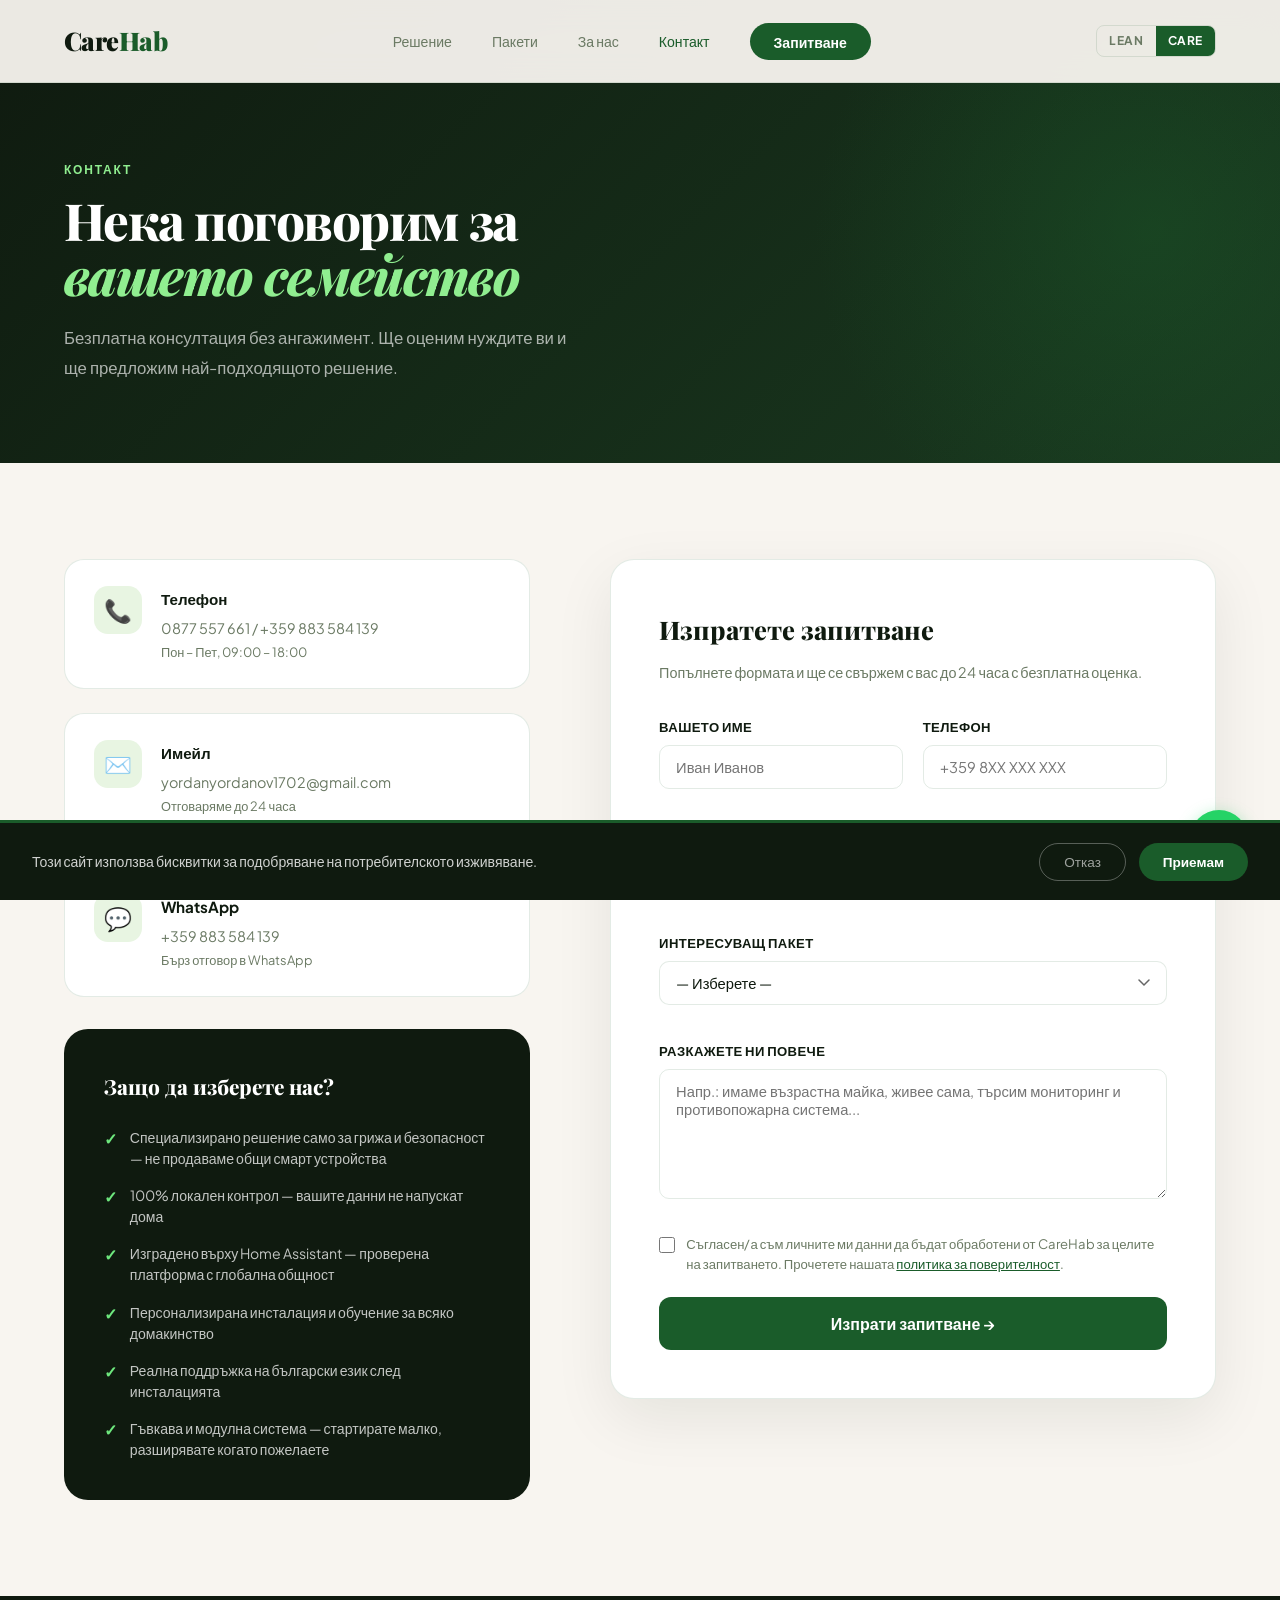
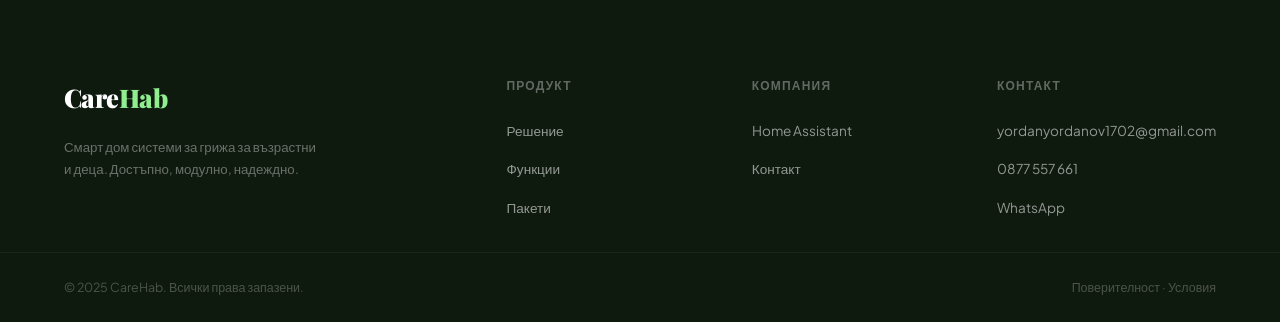
<file: kontakt.html>
<!DOCTYPE html>
<html lang="bg">
<head>
<meta charset="UTF-8">
<meta name="viewport" content="width=device-width, initial-scale=1.0">
<meta name="google" content="notranslate">
<meta name="description" content="Свържете се с CareHab за безплатна консултация. Изградете умна система за грижа за вашите близки.">
<meta property="og:title" content="Контакт — CareHab">
<meta property="og:url" content="https://carehab.eu/kontakt.html">
<meta property="og:type" content="website">
<link rel="canonical" href="https://carehab.eu/kontakt.html">
<link rel="icon" type="image/svg+xml" href="data:image/svg+xml,<svg xmlns='http://www.w3.org/2000/svg' viewBox='0 0 64 64'><rect width='64' height='64' fill='%230f1a0f'/><text x='50%25' y='54%25' font-family='Georgia,serif' font-size='24' font-weight='bold' fill='%231a5c2a' text-anchor='middle' dominant-baseline='middle'>CH</text></svg>">
<title>Контакт — CareHab</title>
<script async src="https://www.googletagmanager.com/gtag/js?id=G-Q569DS673V"></script>
<script>window.dataLayer=window.dataLayer||[];function gtag(){dataLayer.push(arguments)}gtag('js',new Date());gtag('config','G-Q569DS673V');</script>
<link href="https://fonts.googleapis.com/css2?family=Playfair+Display:wght@700;800;900&family=Plus+Jakarta+Sans:wght@300;400;500;600&display=swap" rel="stylesheet">
<link rel="stylesheet" href="css/shared.css">
<style>
/* CONTACT LAYOUT */
.contact-layout { display: grid; grid-template-columns: 1fr 1.3fr; gap: 5rem; align-items: start; }
@media (max-width: 860px) { .contact-layout { grid-template-columns: 1fr; gap: 3rem; } }

/* LEFT SIDE */
.contact-info-stack { display: flex; flex-direction: column; gap: 1.5rem; }
.contact-info-card { background: white; border: 1px solid var(--border); border-radius: 20px; padding: 1.6rem 1.8rem; display: flex; align-items: flex-start; gap: 1.2rem; transition: box-shadow .2s; }
.contact-info-card:hover { box-shadow: 0 12px 30px rgba(15,26,15,.08); }
.contact-info-icon { width: 48px; height: 48px; background: var(--accent); border-radius: 14px; display: flex; align-items: center; justify-content: center; font-size: 1.4rem; flex-shrink: 0; }
.contact-info-text h4 { font-size: .95rem; font-weight: 700; color: var(--dark); margin-bottom: .3rem; }
.contact-info-text a, .contact-info-text p { font-size: .9rem; color: var(--muted); text-decoration: none; line-height: 1.6; }
.contact-info-text a:hover { color: var(--green); }

/* WHY US */
.why-us { background: var(--dark); border-radius: 24px; padding: 2.5rem; margin-top: 2rem; }
.why-us h3 { font-family: 'Playfair Display', serif; font-size: 1.3rem; color: white; margin-bottom: 1.4rem; }
.why-list { list-style: none; padding: 0; margin: 0; display: flex; flex-direction: column; gap: 1rem; }
.why-list li { display: flex; align-items: flex-start; gap: .8rem; font-size: .88rem; color: rgba(255,255,255,.75); line-height: 1.5; }
.why-list li::before { content: '✓'; color: #6ee87e; font-weight: 700; flex-shrink: 0; }

/* CONTACT FORM */
.contact-form-wrap { background: white; border-radius: 24px; padding: 3rem; box-shadow: 0 20px 60px rgba(15,26,15,.08); border: 1px solid var(--border); }
.contact-form-wrap h3 { font-family: 'Playfair Display', serif; font-size: 1.6rem; margin-bottom: .5rem; color: var(--dark); }
.contact-form-wrap > p { font-size: .9rem; color: var(--muted); margin-bottom: 2rem; }

.form-row { display: grid; grid-template-columns: 1fr 1fr; gap: 1.2rem; }
@media (max-width: 500px) { .form-row { grid-template-columns: 1fr; } }
.form-group { display: flex; flex-direction: column; gap: .4rem; margin-bottom: 1.2rem; }
.form-group label { font-size: .82rem; font-weight: 600; color: var(--dark); letter-spacing: .03em; text-transform: uppercase; }
.form-group input,
.form-group select,
.form-group textarea { border: 1.5px solid var(--border); border-radius: 10px; padding: .75rem 1rem; font-family: 'Plus Jakarta Sans', sans-serif; font-size: .92rem; color: var(--dark); background: var(--cream); transition: border-color .2s, box-shadow .2s; width: 100%; box-sizing: border-box; }
.form-group input:focus,
.form-group select:focus,
.form-group textarea:focus { outline: none; border-color: var(--green); box-shadow: 0 0 0 3px rgba(26,92,42,.1); }
.form-group textarea { resize: vertical; min-height: 130px; }
.form-group select { appearance: none; background-image: url("data:image/svg+xml,%3Csvg xmlns='http://www.w3.org/2000/svg' width='12' height='8' viewBox='0 0 12 8'%3E%3Cpath d='M1 1l5 5 5-5' stroke='%23666' stroke-width='1.5' fill='none' stroke-linecap='round'/%3E%3C/svg%3E"); background-repeat: no-repeat; background-position: right 1rem center; padding-right: 2.5rem; }
.form-check { display: flex; gap: .7rem; align-items: flex-start; margin-bottom: 1.5rem; }
.form-check input[type="checkbox"] { margin-top: .2rem; accent-color: var(--green); width: 16px; height: 16px; flex-shrink: 0; }
.form-check label { font-size: .82rem; color: var(--muted); line-height: 1.5; }
.form-check label a { color: var(--green); }
.btn-submit { width: 100%; padding: 1rem; background: var(--green); color: white; border: none; border-radius: 12px; font-family: 'Plus Jakarta Sans', sans-serif; font-size: 1rem; font-weight: 600; cursor: pointer; transition: background .2s, transform .15s; }
.btn-submit:hover { background: #1a7a32; transform: translateY(-1px); }
.btn-submit:disabled { opacity: .65; cursor: not-allowed; transform: none; }
#form-success { display: none; background: #e8f5e2; border: 1px solid #a8d8a8; border-radius: 12px; padding: 1.2rem 1.5rem; color: #1a5c2a; font-size: .92rem; margin-top: 1rem; }
#form-error { display: none; background: #fde8e8; border: 1px solid #f5a5a5; border-radius: 12px; padding: 1.2rem 1.5rem; color: #b71c1c; font-size: .92rem; margin-top: 1rem; }
</style>
</head>
<body>

<nav>
  <a href="index.html" class="logo">Care<span>Hab</span></a>
  <ul>
    <li><a href="index.html">Решение</a></li>
    <li><a href="paketi.html">Пакети</a></li>
    <li><a href="za-nas.html">За нас</a></li>
    <li><a href="kontakt.html">Контакт</a></li>
    <li><a href="kontakt.html" class="nav-cta">Запитване</a></li>
  </ul>
  <div style="display:flex;align-items:center;gap:1rem;">
    <div class="site-switcher">
      <a href="https://leanhab.eu" target="_blank" rel="noopener" class="site-btn">LEAN</a>
      <span class="site-btn active">CARE</span>
    </div>
    <button class="hamburger" id="hamburger" onclick="toggleMenu()" aria-label="Меню">
      <span></span><span></span><span></span>
    </button>
  </div>
</nav>

<div class="mobile-nav" id="mobile-nav">
  <a href="index.html" onclick="closeMenu()">Решение</a>
  <a href="paketi.html" onclick="closeMenu()">Пакети</a>
  <a href="za-nas.html" onclick="closeMenu()">За нас</a>
  <a href="kontakt.html" onclick="closeMenu()">Контакт</a>
  <a href="kontakt.html" onclick="closeMenu()">Запитване →</a>
</div>

<a href="https://wa.me/359883584139" target="_blank" class="whatsapp-btn" aria-label="WhatsApp">
  <span class="whatsapp-tooltip">Пишете ни в WhatsApp</span>
  <svg viewBox="0 0 24 24"><path d="M17.472 14.382c-.297-.149-1.758-.867-2.03-.967-.273-.099-.471-.148-.67.15-.197.297-.767.966-.94 1.164-.173.199-.347.223-.644.075-.297-.15-1.255-.463-2.39-1.475-.883-.788-1.761-1.653-2.059-.173-.297-.018-.458.13-.606.134-.133.298-.347.446-.52.149-.174.198-.298.298-.497.099-.198.05-.371-.025-.52-.075-.149-.669-1.612-.916-2.207-.242-.579-.487-.5-.669-.51-.173-.008-.371-.01-.57-.01-.198 0-.52.074-.792.372-.272.297-1.04 1.016-1.04 2.479 0 1.462 1.065 2.875 1.213 3.074.149.198 2.096 3.2 5.077 4.487.709.306 1.262.489 1.694.625.712.227 1.36.195 1.871.118.571-.085 1.758-.719 2.006-1.413.248-.694.248-1.289.173-1.413-.074-.124-.272-.198-.57-.347m-5.421 7.403h-.004a9.87 9.87 0 01-5.031-1.378l-.361-.214-3.741.982.998-3.648-.235-.374a9.86 9.86 0 01-1.51-5.26c.001-5.45 4.436-9.884 9.888-9.884 2.64 0 5.122 1.03 6.988 2.898a9.825 9.825 0 012.893 6.994c-.003 5.45-4.437 9.884-9.885 9.884m8.413-18.297A11.815 11.815 0 0012.05 0C5.495 0 .16 5.335.157 11.892c0 2.096.547 4.142 1.588 5.945L.057 24l6.305-1.654a11.882 11.882 0 005.683 1.448h.005c6.554 0 11.89-5.335 11.893-11.893a11.821 11.821 0 00-3.48-8.413z"/></svg>
</a>

<div class="cookie-banner" id="cookie-banner">
  <p>Този сайт използва бисквитки за подобряване на потребителското изживяване.</p>
  <div class="cookie-actions">
    <button class="btn-cookie-decline" onclick="cookieDecline()">Отказ</button>
    <button class="btn-cookie-accept" onclick="cookieAccept()">Приемам</button>
  </div>
</div>

<!-- PAGE HERO -->
<div class="page-hero">
  <div class="page-hero-content">
    <div class="section-tag"><!-- EDIT:kon_hero_tag -->Контакт<!-- /EDIT:kon_hero_tag --></div>
    <h1><!-- EDIT:kon_hero_title -->Нека поговорим за<br><em>вашето семейство</em><!-- /EDIT:kon_hero_title --></h1>
    <p><!-- EDIT:kon_hero_sub -->Безплатна консултация без ангажимент. Ще оценим нуждите ви и ще предложим най-подходящото решение.<!-- /EDIT:kon_hero_sub --></p>
  </div>
</div>

<!-- CONTACT SECTION -->
<section class="section" style="background:var(--cream);" id="contact">
  <div class="contact-layout">

    <!-- LEFT: Info + Why us -->
    <div>
      <div class="contact-info-stack">
        <a href="tel:+359877557661" class="contact-info-card" style="text-decoration:none;">
          <div class="contact-info-icon">📞</div>
          <div class="contact-info-text">
            <h4>Телефон</h4>
            <p><!-- EDIT:contact_phone -->0877 557 661 / +359 883 584 139<!-- /EDIT:contact_phone --><br><span style="font-size:.8rem;"><!-- EDIT:contact_hours -->Пон – Пет, 09:00 – 18:00<!-- /EDIT:contact_hours --></span></p>
          </div>
        </a>
        <a href="mailto:yordanyordanov1702@gmail.com" class="contact-info-card" style="text-decoration:none;">
          <div class="contact-info-icon">✉️</div>
          <div class="contact-info-text">
            <h4>Имейл</h4>
            <p><!-- EDIT:contact_email -->yordanyordanov1702@gmail.com<!-- /EDIT:contact_email --><br><span style="font-size:.8rem;">Отговаряме до 24 часа</span></p>
          </div>
        </a>
        <a href="https://wa.me/359883584139" target="_blank" rel="noopener" class="contact-info-card" style="text-decoration:none;">
          <div class="contact-info-icon">💬</div>
          <div class="contact-info-text">
            <h4>WhatsApp</h4>
            <p><!-- EDIT:contact_whatsapp_text -->+359 883 584 139<!-- /EDIT:contact_whatsapp_text --><br><span style="font-size:.8rem;">Бърз отговор в WhatsApp</span></p>
          </div>
        </a>
      </div>

      <div class="why-us">
        <h3><!-- EDIT:why_title -->Защо да изберете нас?<!-- /EDIT:why_title --></h3>
        <ul class="why-list"><!-- EDIT:why_items -->
          <li>Специализирано решение само за грижа и безопасност — не продаваме общи смарт устройства</li>
          <li>100% локален контрол — вашите данни не напускат дома</li>
          <li>Изградено върху Home Assistant — проверена платформа с глобална общност</li>
          <li>Персонализирана инсталация и обучение за всяко домакинство</li>
          <li>Реална поддръжка на български език след инсталацията</li>
          <li>Гъвкава и модулна система — стартирате малко, разширявате когато пожелаете</li>
        <!-- /EDIT:why_items --></ul>
      </div>
    </div>

    <!-- RIGHT: Form -->
    <div class="contact-form-wrap">
      <h3><!-- EDIT:form_title -->Изпратете запитване<!-- /EDIT:form_title --></h3>
      <p><!-- EDIT:form_sub -->Попълнете формата и ще се свържем с вас до 24 часа с безплатна оценка.<!-- /EDIT:form_sub --></p>

      <form id="contact-form" action="https://formspree.io/f/mdabjrly" method="POST">
        <div class="form-row">
          <div class="form-group">
            <label for="name">Вашето име</label>
            <input type="text" id="name" name="name" placeholder="Иван Иванов" required>
          </div>
          <div class="form-group">
            <label for="phone">Телефон</label>
            <input type="tel" id="phone" name="phone" placeholder="+359 8XX XXX XXX">
          </div>
        </div>
        <div class="form-group">
          <label for="email">Имейл адрес</label>
          <input type="email" id="email" name="email" placeholder="ivan@example.com" required>
        </div>
        <div class="form-group">
          <label for="package">Интересуващ пакет</label>
          <select id="package" name="package">
            <option value="">— Изберете —</option>
            <option value="starter">🌱 Стартов</option>
            <option value="family">🏡 Семеен</option>
            <option value="premium">👑 Премиум</option>
            <option value="custom">Не знам — нужна е консултация</option>
          </select>
        </div>
        <div class="form-group">
          <label for="message">Разкажете ни повече</label>
          <textarea id="message" name="message" placeholder="Напр.: имаме възрастна майка, живее сама, търсим мониторинг и противопожарна система..."></textarea>
        </div>
        <div class="form-check">
          <input type="checkbox" id="privacy" name="privacy" required>
          <label for="privacy">Съгласен/а съм личните ми данни да бъдат обработени от CareHab за целите на запитването. Прочетете нашата <a href="#">политика за поверителност</a>.</label>
        </div>
        <button type="submit" class="btn-submit">Изпрати запитване →</button>
        <div id="form-success">✓ Успешно изпратено! Ще се свържем с вас до 24 часа.</div>
        <div id="form-error">⚠ Нещо се обърка. Моля, опитайте отново или ни пишете директно на yordanyordanov1702@gmail.com</div>
      </form>
    </div>

  </div>
</section>

<!-- FOOTER -->
<footer>
  <div class="footer-brand">
    <a href="index.html" class="logo">Care<span>Hab</span></a>
    <p>Смарт дом системи за грижа за възрастни и деца. Достъпно, модулно, надеждно.</p>
  </div>
  <div>
    <h4>Продукт</h4>
    <ul>
      <li><a href="index.html">Решение</a></li>
      <li><a href="index.html#features">Функции</a></li>
      <li><a href="paketi.html">Пакети</a></li>
    </ul>
  </div>
  <div>
    <h4>Компания</h4>
    <ul>
      <li><a href="index.html#ha">Home Assistant</a></li>
      <li><a href="kontakt.html">Контакт</a></li>
    </ul>
  </div>
  <div>
    <h4>Контакт</h4>
    <ul>
      <li><a href="mailto:yordanyordanov1702@gmail.com">yordanyordanov1702@gmail.com</a></li>
      <li><a href="tel:+359877557661">0877 557 661</a></li>
      <li><a href="https://wa.me/359883584139">WhatsApp</a></li>
    </ul>
  </div>
</footer>
<div class="footer-bottom">
  <span>© 2025 CareHab. Всички права запазени.</span>
  <span>Поверителност · Условия</span>
</div>

<script src="js/shared.js"></script>
</body>
</html>
</file>
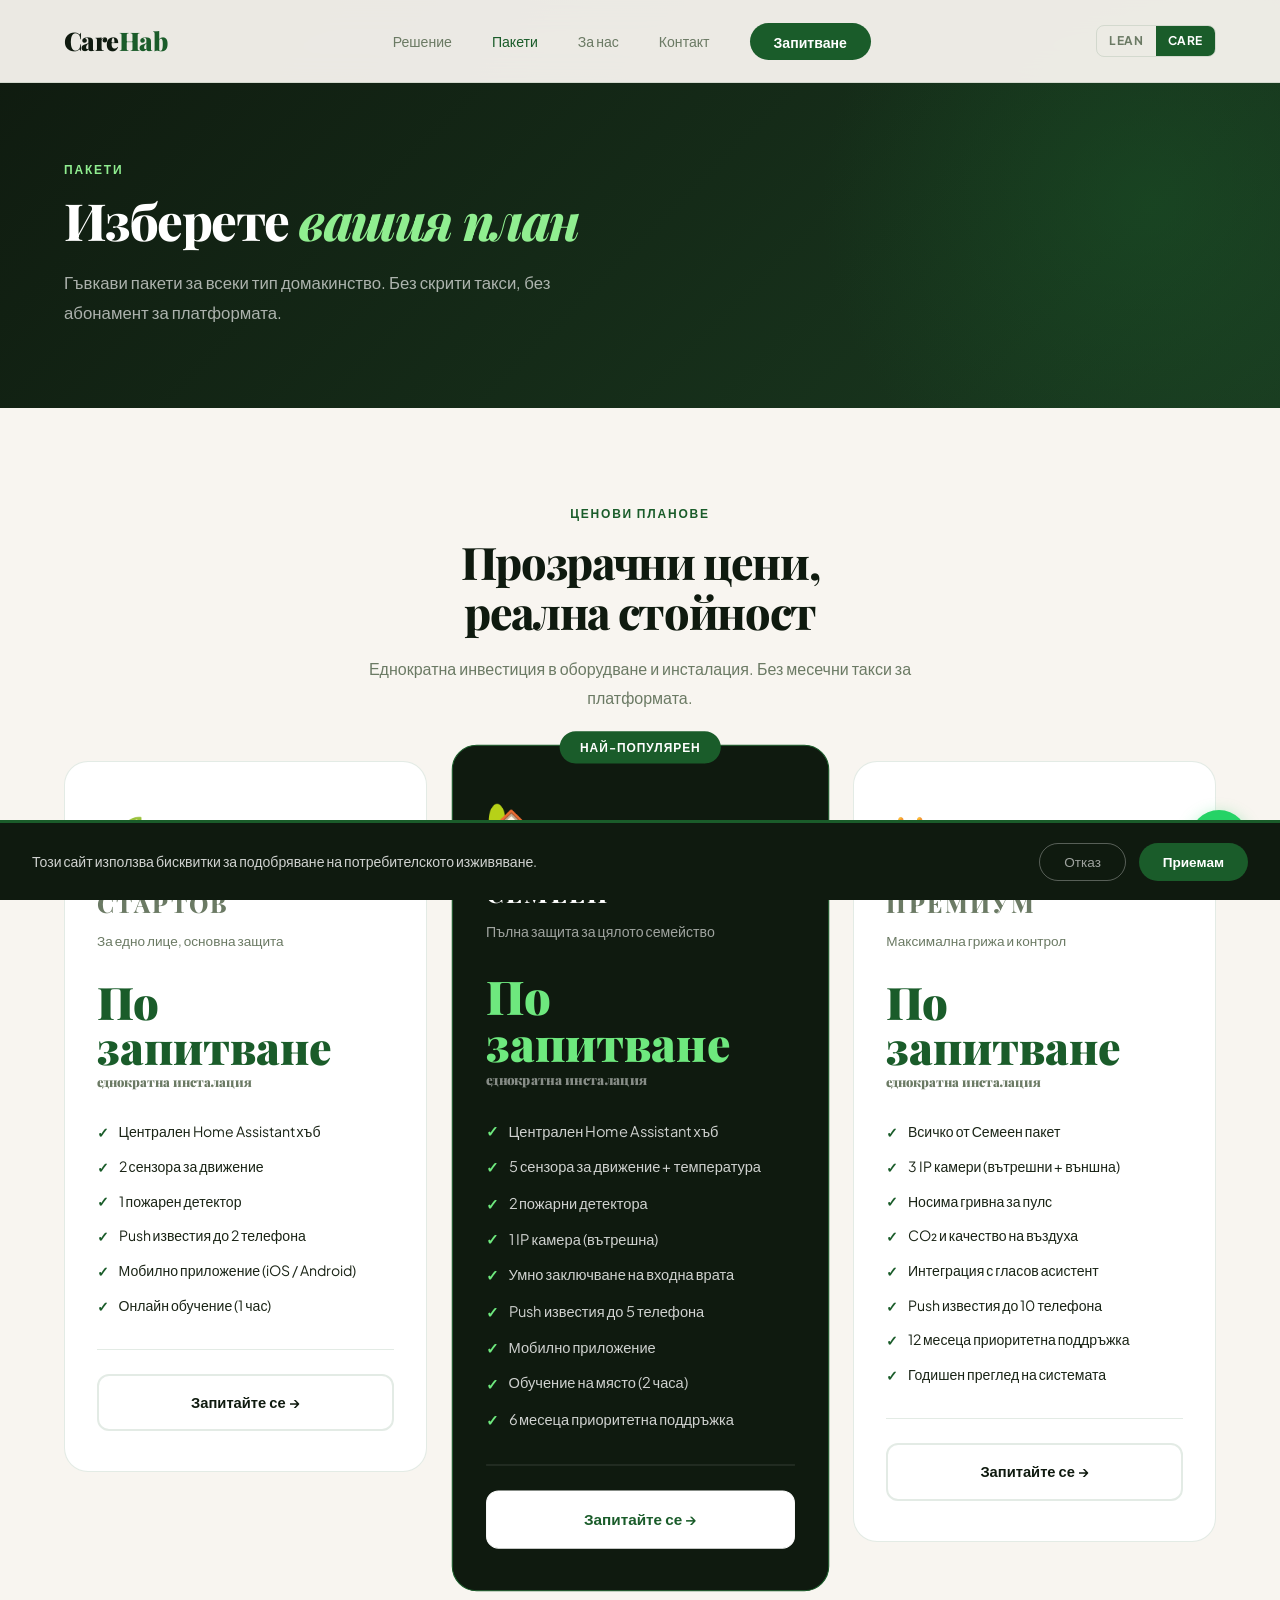
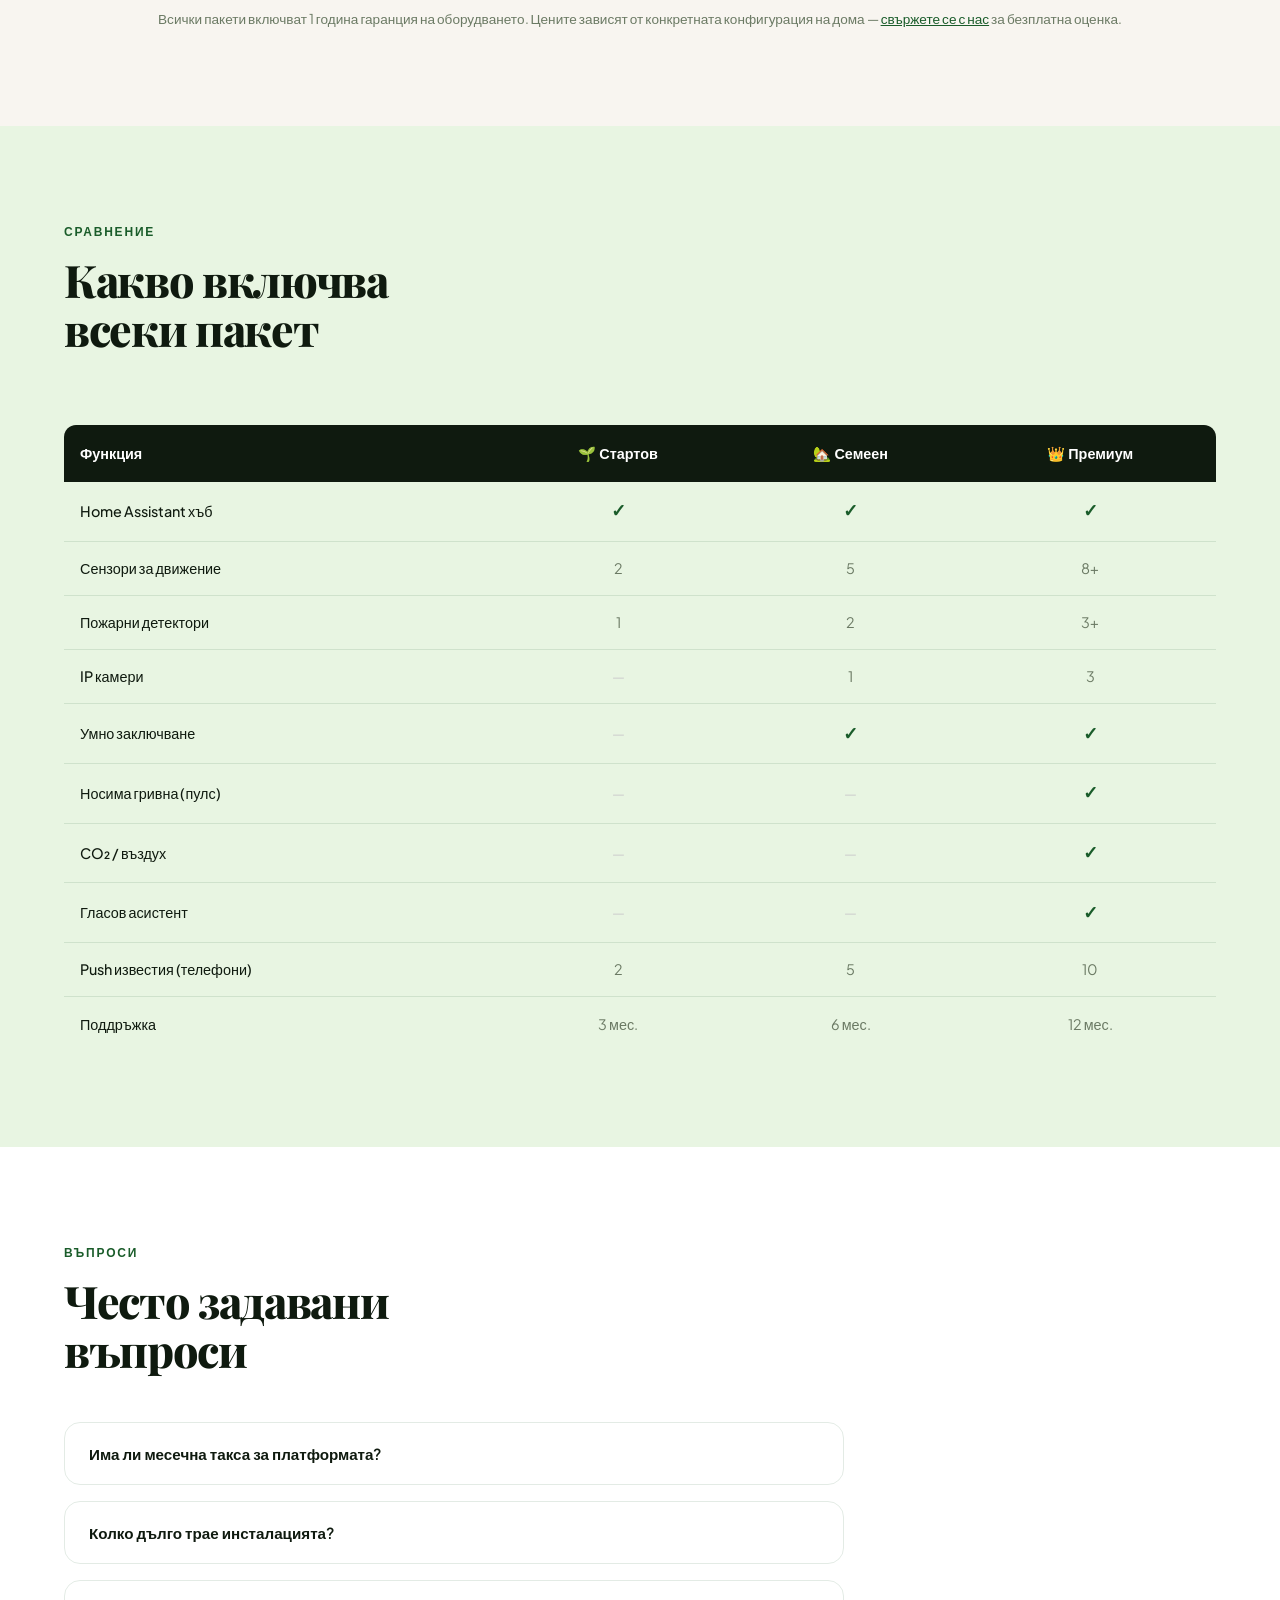
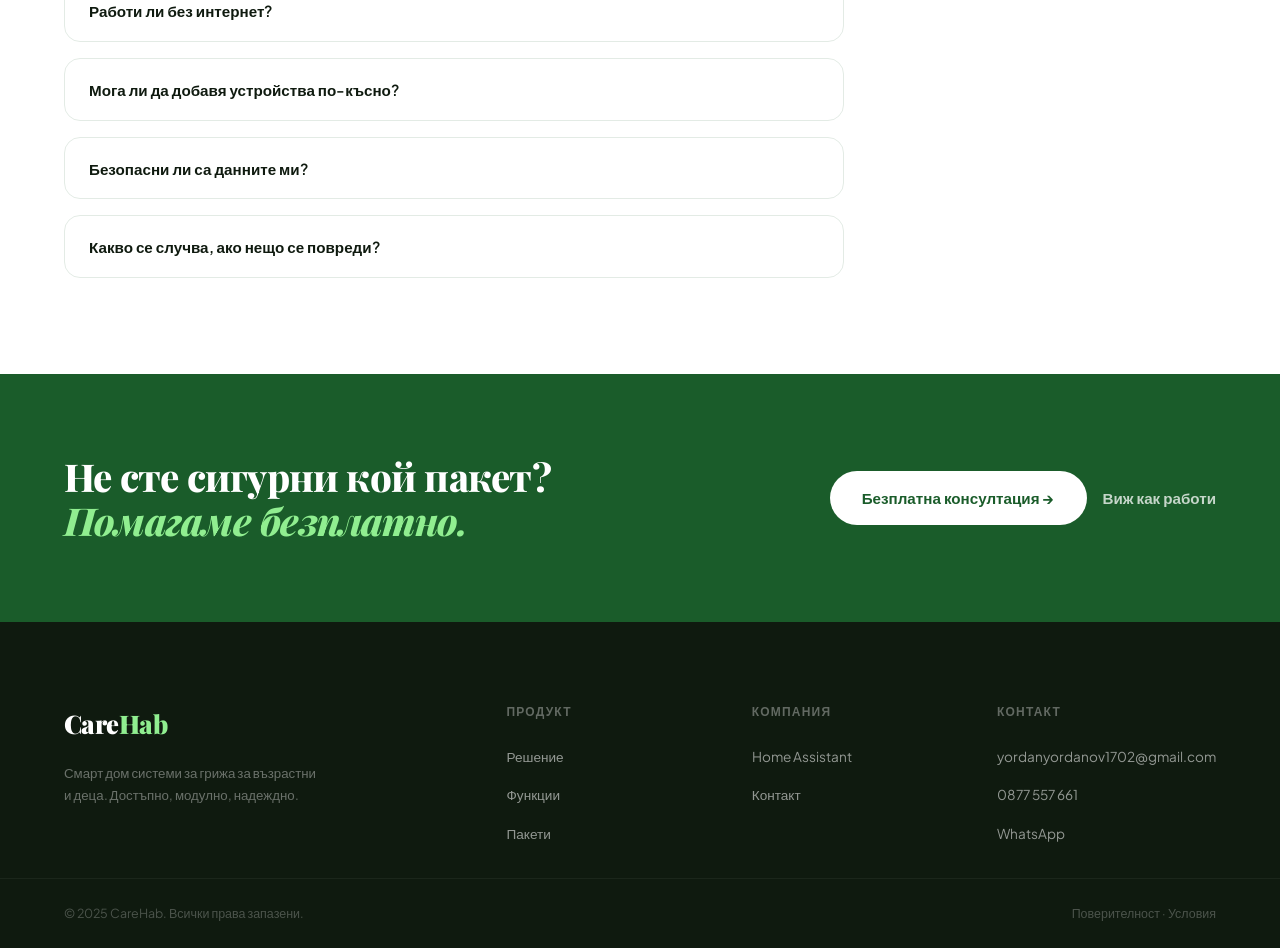
<file: paketi.html>
<!DOCTYPE html>
<html lang="bg">
<head>
<meta charset="UTF-8">
<meta name="viewport" content="width=device-width, initial-scale=1.0">
<meta name="google" content="notranslate">
<meta name="description" content="CareHab Пакети — Изберете подходящия план за вашето семейство. Стартов, Семеен и Премиум пакет за умна грижа.">
<meta property="og:title" content="Пакети — CareHab">
<meta property="og:url" content="https://carehab.eu/paketi.html">
<meta property="og:type" content="website">
<link rel="canonical" href="https://carehab.eu/paketi.html">
<link rel="icon" type="image/svg+xml" href="data:image/svg+xml,<svg xmlns='http://www.w3.org/2000/svg' viewBox='0 0 64 64'><rect width='64' height='64' fill='%230f1a0f'/><text x='50%25' y='54%25' font-family='Georgia,serif' font-size='24' font-weight='bold' fill='%231a5c2a' text-anchor='middle' dominant-baseline='middle'>CH</text></svg>">
<title>Пакети — CareHab</title>
<script async src="https://www.googletagmanager.com/gtag/js?id=G-Q569DS673V"></script>
<script>window.dataLayer=window.dataLayer||[];function gtag(){dataLayer.push(arguments)}gtag('js',new Date());gtag('config','G-Q569DS673V');</script>
<link href="https://fonts.googleapis.com/css2?family=Playfair+Display:wght@700;800;900&family=Plus+Jakarta+Sans:wght@300;400;500;600&display=swap" rel="stylesheet">
<link rel="stylesheet" href="css/shared.css">
<style>
/* PRICING */
.pricing-section { background: var(--cream); }
.pricing-grid { display: grid; grid-template-columns: repeat(3, 1fr); gap: 2rem; margin-top: 3rem; align-items: start; }
.price-card { background: white; border-radius: 24px; padding: 2.5rem 2rem; border: 1px solid var(--border); position: relative; transition: box-shadow .25s, transform .25s; }
.price-card:hover { box-shadow: 0 20px 50px rgba(15,26,15,.12); transform: translateY(-5px); }
.price-card.featured { background: var(--dark); color: white; border-color: var(--green); transform: scale(1.04); }
.price-card.featured:hover { transform: scale(1.04) translateY(-5px); }
.price-badge { position: absolute; top: -14px; left: 50%; transform: translateX(-50%); background: var(--green); color: white; font-size: .72rem; font-weight: 700; letter-spacing: .08em; text-transform: uppercase; padding: .35rem 1.2rem; border-radius: 100px; white-space: nowrap; }
.price-icon { font-size: 2.4rem; margin-bottom: 1rem; }
.price-name { font-family: 'Playfair Display', serif; font-size: 1.5rem; font-weight: 800; margin-bottom: .3rem; }
.price-card.featured .price-name { color: white; }
.price-sub { font-size: .85rem; color: var(--muted); margin-bottom: 1.8rem; }
.price-card.featured .price-sub { color: rgba(255,255,255,.6); }
.price-amount { margin-bottom: 2rem; }
.price-num { font-family: 'Playfair Display', serif; font-size: 2.8rem; font-weight: 900; color: var(--green); line-height: 1; }
.price-card.featured .price-num { color: #6ee87e; }
.price-note { font-size: .8rem; color: var(--muted); margin-top: .4rem; }
.price-card.featured .price-note { color: rgba(255,255,255,.5); }
.price-features { list-style: none; margin: 0 0 2rem; padding: 0; display: flex; flex-direction: column; gap: .8rem; }
.price-features li { display: flex; align-items: flex-start; gap: .6rem; font-size: .88rem; color: var(--text); line-height: 1.5; }
.price-card.featured .price-features li { color: rgba(255,255,255,.8); }
.price-features li::before { content: '✓'; color: var(--green); font-weight: 700; flex-shrink: 0; margin-top: .05rem; }
.price-card.featured .price-features li::before { color: #6ee87e; }
.price-divider { border: none; border-top: 1px solid var(--border); margin: 1.5rem 0; }
.price-card.featured .price-divider { border-color: rgba(255,255,255,.15); }
.btn-price { display: block; text-align: center; padding: .9rem; border-radius: 12px; font-weight: 600; font-size: .92rem; text-decoration: none; transition: all .2s; }
.btn-price-green { background: var(--green); color: white; }
.btn-price-green:hover { background: #1a7a32; }
.btn-price-outline { border: 2px solid var(--border); color: var(--dark); }
.btn-price-outline:hover { border-color: var(--green); color: var(--green); }
.btn-price-white { background: white; color: var(--dark); }
.btn-price-white:hover { background: #f0f0f0; }
@media (max-width: 950px) { .pricing-grid { grid-template-columns: 1fr; } .price-card.featured { transform: none; } .price-card.featured:hover { transform: translateY(-5px); } }

/* FAQ */
.faq-section { background: white; }
.faq-list { margin-top: 3rem; max-width: 780px; }

/* COMPARE TABLE */
.compare-section { background: var(--accent); }
.compare-table { width: 100%; border-collapse: collapse; margin-top: 2.5rem; font-size: .9rem; }
.compare-table th { padding: 1rem; text-align: center; font-weight: 700; background: var(--dark); color: white; }
.compare-table th:first-child { text-align: left; border-radius: 12px 0 0 0; }
.compare-table th:last-child { border-radius: 0 12px 0 0; }
.compare-table td { padding: .9rem 1rem; border-bottom: 1px solid var(--border); vertical-align: middle; }
.compare-table td:first-child { font-weight: 500; color: var(--dark); }
.compare-table td:not(:first-child) { text-align: center; color: var(--muted); }
.compare-table tr:last-child td { border-bottom: none; }
.compare-table tr:hover td { background: white; }
.check { color: var(--green); font-size: 1.1rem; font-weight: 700; }
.cross { color: #ccc; }
@media (max-width: 650px) { .compare-table { font-size: .78rem; } .compare-table td, .compare-table th { padding: .7rem .5rem; } }
</style>
</head>
<body>

<nav>
  <a href="index.html" class="logo">Care<span>Hab</span></a>
  <ul>
    <li><a href="index.html">Решение</a></li>
    <li><a href="paketi.html">Пакети</a></li>
    <li><a href="za-nas.html">За нас</a></li>
    <li><a href="kontakt.html">Контакт</a></li>
    <li><a href="kontakt.html" class="nav-cta">Запитване</a></li>
  </ul>
  <div style="display:flex;align-items:center;gap:1rem;">
    <div class="site-switcher">
      <a href="https://leanhab.eu" target="_blank" rel="noopener" class="site-btn">LEAN</a>
      <span class="site-btn active">CARE</span>
    </div>
    <button class="hamburger" id="hamburger" onclick="toggleMenu()" aria-label="Меню">
      <span></span><span></span><span></span>
    </button>
  </div>
</nav>

<div class="mobile-nav" id="mobile-nav">
  <a href="index.html" onclick="closeMenu()">Решение</a>
  <a href="paketi.html" onclick="closeMenu()">Пакети</a>
  <a href="za-nas.html" onclick="closeMenu()">За нас</a>
  <a href="kontakt.html" onclick="closeMenu()">Контакт</a>
  <a href="kontakt.html" onclick="closeMenu()">Запитване →</a>
</div>

<a href="https://wa.me/359883584139" target="_blank" class="whatsapp-btn" aria-label="WhatsApp">
  <span class="whatsapp-tooltip">Пишете ни в WhatsApp</span>
  <svg viewBox="0 0 24 24"><path d="M17.472 14.382c-.297-.149-1.758-.867-2.03-.967-.273-.099-.471-.148-.67.15-.197.297-.767.966-.94 1.164-.173.199-.347.223-.644.075-.297-.15-1.255-.463-2.39-1.475-.883-.788-1.761-1.653-2.059-.173-.297-.018-.458.13-.606.134-.133.298-.347.446-.52.149-.174.198-.298.298-.497.099-.198.05-.371-.025-.52-.075-.149-.669-1.612-.916-2.207-.242-.579-.487-.5-.669-.51-.173-.008-.371-.01-.57-.01-.198 0-.52.074-.792.372-.272.297-1.04 1.016-1.04 2.479 0 1.462 1.065 2.875 1.213 3.074.149.198 2.096 3.2 5.077 4.487.709.306 1.262.489 1.694.625.712.227 1.36.195 1.871.118.571-.085 1.758-.719 2.006-1.413.248-.694.248-1.289.173-1.413-.074-.124-.272-.198-.57-.347m-5.421 7.403h-.004a9.87 9.87 0 01-5.031-1.378l-.361-.214-3.741.982.998-3.648-.235-.374a9.86 9.86 0 01-1.51-5.26c.001-5.45 4.436-9.884 9.888-9.884 2.64 0 5.122 1.03 6.988 2.898a9.825 9.825 0 012.893 6.994c-.003 5.45-4.437 9.884-9.885 9.884m8.413-18.297A11.815 11.815 0 0012.05 0C5.495 0 .16 5.335.157 11.892c0 2.096.547 4.142 1.588 5.945L.057 24l6.305-1.654a11.882 11.882 0 005.683 1.448h.005c6.554 0 11.89-5.335 11.893-11.893a11.821 11.821 0 00-3.48-8.413z"/></svg>
</a>

<div class="cookie-banner" id="cookie-banner">
  <p>Този сайт използва бисквитки за подобряване на потребителското изживяване.</p>
  <div class="cookie-actions">
    <button class="btn-cookie-decline" onclick="cookieDecline()">Отказ</button>
    <button class="btn-cookie-accept" onclick="cookieAccept()">Приемам</button>
  </div>
</div>

<!-- PAGE HERO -->
<div class="page-hero">
  <div class="page-hero-content">
    <div class="section-tag"><!-- EDIT:pak_hero_tag -->Пакети<!-- /EDIT:pak_hero_tag --></div>
    <h1><!-- EDIT:pak_hero_title -->Изберете <em>вашия план</em><!-- /EDIT:pak_hero_title --></h1>
    <p><!-- EDIT:pak_hero_sub -->Гъвкави пакети за всеки тип домакинство. Без скрити такси, без абонамент за платформата.<!-- /EDIT:pak_hero_sub --></p>
  </div>
</div>

<!-- PRICING -->
<section class="section pricing-section" id="pricing">
  <div style="text-align:center; max-width:560px; margin:0 auto;">
    <div class="section-tag"><!-- EDIT:pak_section_tag -->Ценови планове<!-- /EDIT:pak_section_tag --></div>
    <h2 class="section-h"><!-- EDIT:pak_section_title -->Прозрачни цени,<br>реална стойност<!-- /EDIT:pak_section_title --></h2>
    <p class="section-p"><!-- EDIT:pak_section_sub -->Еднократна инвестиция в оборудване и инсталация. Без месечни такси за платформата.<!-- /EDIT:pak_section_sub --></p>
  </div>
  <div class="pricing-grid">

    <!-- СТАРТОВ -->
    <div class="price-card">
      <div class="price-icon">🌱</div>
      <div class="price-name"><!-- EDIT:pkg1_name -->Стартов<!-- /EDIT:pkg1_name --></div>
      <div class="price-sub"><!-- EDIT:pkg1_sub -->За едно лице, основна защита<!-- /EDIT:pkg1_sub --></div>
      <div class="price-amount">
        <div class="price-num"><!-- EDIT:pkg1_price -->По запитване<!-- /EDIT:pkg1_price --></div>
        <div class="price-note"><!-- EDIT:pkg1_note -->еднократна инсталация<!-- /EDIT:pkg1_note --></div>
      </div>
      <ul class="price-features"><!-- EDIT:pkg1_features -->
        <li>Централен Home Assistant хъб</li>
        <li>2 сензора за движение</li>
        <li>1 пожарен детектор</li>
        <li>Push известия до 2 телефона</li>
        <li>Мобилно приложение (iOS / Android)</li>
        <li>Онлайн обучение (1 час)</li><!-- /EDIT:pkg1_features -->
      </ul>
      <hr class="price-divider">
      <a href="kontakt.html" class="btn-price btn-price-outline">Запитайте се →</a>
    </div>

    <!-- СЕМЕЕН (featured) -->
    <div class="price-card featured">
      <div class="price-badge"><!-- EDIT:pkg2_badge -->Най-популярен<!-- /EDIT:pkg2_badge --></div>
      <div class="price-icon">🏡</div>
      <div class="price-name"><!-- EDIT:pkg2_name -->Семеен<!-- /EDIT:pkg2_name --></div>
      <div class="price-sub"><!-- EDIT:pkg2_sub -->Пълна защита за цялото семейство<!-- /EDIT:pkg2_sub --></div>
      <div class="price-amount">
        <div class="price-num"><!-- EDIT:pkg2_price -->По запитване<!-- /EDIT:pkg2_price --></div>
        <div class="price-note"><!-- EDIT:pkg_note_install -->еднократна инсталация<!-- /EDIT:pkg_note_install --></div>
      </div>
      <ul class="price-features"><!-- EDIT:pkg2_features -->
        <li>Централен Home Assistant хъб</li>
        <li>5 сензора за движение + температура</li>
        <li>2 пожарни детектора</li>
        <li>1 IP камера (вътрешна)</li>
        <li>Умно заключване на входна врата</li>
        <li>Push известия до 5 телефона</li>
        <li>Мобилно приложение</li>
        <li>Обучение на място (2 часа)</li>
        <li>6 месеца приоритетна поддръжка</li><!-- /EDIT:pkg2_features -->
      </ul>
      <hr class="price-divider">
      <a href="kontakt.html" class="btn-price btn-price-green">Запитайте се →</a>
    </div>

    <!-- ПРЕМИУМ -->
    <div class="price-card">
      <div class="price-icon">👑</div>
      <div class="price-name"><!-- EDIT:pkg3_name -->Премиум<!-- /EDIT:pkg3_name --></div>
      <div class="price-sub"><!-- EDIT:pkg3_sub -->Максимална грижа и контрол<!-- /EDIT:pkg3_sub --></div>
      <div class="price-amount">
        <div class="price-num"><!-- EDIT:pkg3_price -->По запитване<!-- /EDIT:pkg3_price --></div>
        <div class="price-note"><!-- EDIT:pkg_note_install -->еднократна инсталация<!-- /EDIT:pkg_note_install --></div>
      </div>
      <ul class="price-features"><!-- EDIT:pkg3_features -->
        <li>Всичко от Семеен пакет</li>
        <li>3 IP камери (вътрешни + външна)</li>
        <li>Носима гривна за пулс</li>
        <li>CO₂ и качество на въздуха</li>
        <li>Интеграция с гласов асистент</li>
        <li>Push известия до 10 телефона</li>
        <li>12 месеца приоритетна поддръжка</li>
        <li>Годишен преглед на системата</li><!-- /EDIT:pkg3_features -->
      </ul>
      <hr class="price-divider">
      <a href="kontakt.html" class="btn-price btn-price-outline">Запитайте се →</a>
    </div>

  </div>
  <p style="text-align:center; margin-top:2rem; font-size:.85rem; color:var(--muted);">
    Всички пакети включват 1 година гаранция на оборудването. Цените зависят от конкретната конфигурация на дома — <a href="kontakt.html" style="color:var(--green);">свържете се с нас</a> за безплатна оценка.
  </p>
</section>

<!-- COMPARE TABLE -->
<section class="section compare-section" id="compare">
  <div style="max-width:600px;">
    <div class="section-tag"><!-- EDIT:compare_tag -->Сравнение<!-- /EDIT:compare_tag --></div>
    <h2 class="section-h"><!-- EDIT:compare_title -->Какво включва<br>всеки пакет<!-- /EDIT:compare_title --></h2>
  </div>
  <div style="overflow-x:auto; margin-top:2rem;">
    <table class="compare-table">
      <thead>
        <tr>
          <th>Функция</th>
          <th>🌱 Стартов</th>
          <th>🏡 Семеен</th>
          <th>👑 Премиум</th>
        </tr>
      </thead>
      <tbody>
        <tr><td>Home Assistant хъб</td><td><span class="check">✓</span></td><td><span class="check">✓</span></td><td><span class="check">✓</span></td></tr>
        <tr><td>Сензори за движение</td><td>2</td><td>5</td><td>8+</td></tr>
        <tr><td>Пожарни детектори</td><td>1</td><td>2</td><td>3+</td></tr>
        <tr><td>IP камери</td><td><span class="cross">—</span></td><td>1</td><td>3</td></tr>
        <tr><td>Умно заключване</td><td><span class="cross">—</span></td><td><span class="check">✓</span></td><td><span class="check">✓</span></td></tr>
        <tr><td>Носима гривна (пулс)</td><td><span class="cross">—</span></td><td><span class="cross">—</span></td><td><span class="check">✓</span></td></tr>
        <tr><td>CO₂ / въздух</td><td><span class="cross">—</span></td><td><span class="cross">—</span></td><td><span class="check">✓</span></td></tr>
        <tr><td>Гласов асистент</td><td><span class="cross">—</span></td><td><span class="cross">—</span></td><td><span class="check">✓</span></td></tr>
        <tr><td>Push известия (телефони)</td><td>2</td><td>5</td><td>10</td></tr>
        <tr><td>Поддръжка</td><td>3 мес.</td><td>6 мес.</td><td>12 мес.</td></tr>
      </tbody>
    </table>
  </div>
</section>

<!-- FAQ -->
<section class="section faq-section" id="faq">
  <div style="max-width:560px;">
    <div class="section-tag"><!-- EDIT:faq_tag -->Въпроси<!-- /EDIT:faq_tag --></div>
    <h2 class="section-h"><!-- EDIT:faq_title -->Често задавани<br>въпроси<!-- /EDIT:faq_title --></h2>
  </div>
  <div class="faq-list"><!-- EDIT:faq_items -->
    <div class="faq-item">
      <button class="faq-q">Има ли месечна такса за платформата?</button>
      <div class="faq-a">Не. Home Assistant е безплатна платформа с отворен код. Плащате само еднократно за оборудването и инсталацията. Единствената допълнителна опция е Home Assistant Cloud (Nabu Casa) за ~5 лв/месец, но тя не е задължителна.</div>
    </div>
    <div class="faq-item">
      <button class="faq-q">Колко дълго трае инсталацията?</button>
      <div class="faq-a">Стандартната инсталация отнема 3–5 часа в зависимост от пакета и размера на дома. Не се налага прекъсване на интернета или нарушаване на ел. инсталацията.</div>
    </div>
    <div class="faq-item">
      <button class="faq-q">Работи ли без интернет?</button>
      <div class="faq-a">Да — 100% от автоматизациите работят локално дори без интернет. При прекъсване на интернета само изпращането на известия до мобилните телефони спира временно. Всички данни и записи остават в дома.</div>
    </div>
    <div class="faq-item">
      <button class="faq-q">Мога ли да добавя устройства по-късно?</button>
      <div class="faq-a">Да, системата е напълно модулна. Можете да добавите камери, сензори, гривни или интеграции по всяко време. Home Assistant поддържа над 3000 типа устройства.</div>
    </div>
    <div class="faq-item">
      <button class="faq-q">Безопасни ли са данните ми?</button>
      <div class="faq-a">Всички данни се съхраняват локално в дома — на вашия хъб. Никакъв облак, никакви трети страни нямат достъп до информацията ви, освен ако вие изрично не разрешите.</div>
    </div>
    <div class="faq-item">
      <button class="faq-q">Какво се случва, ако нещо се повреди?</button>
      <div class="faq-a">Всички пакети включват гаранция на оборудването и период на приоритетна поддръжка. При повреда — свързвате се с нас и реагираме в рамките на 24–48 часа.</div>
    </div><!-- /EDIT:faq_items -->
  </div>
</section>

<!-- CTA -->
<div class="cta-banner">
  <h2><!-- EDIT:pak_cta_title -->Не сте сигурни кой пакет?<br><em>Помагаме безплатно.</em><!-- /EDIT:pak_cta_title --></h2>
  <div class="cta-banner-btns">
    <a href="kontakt.html" class="btn-white">Безплатна консултация →</a>
    <a href="index.html" class="btn-white-ghost">Виж как работи</a>
  </div>
</div>

<!-- FOOTER -->
<footer>
  <div class="footer-brand">
    <a href="index.html" class="logo">Care<span>Hab</span></a>
    <p>Смарт дом системи за грижа за възрастни и деца. Достъпно, модулно, надеждно.</p>
  </div>
  <div>
    <h4>Продукт</h4>
    <ul>
      <li><a href="index.html">Решение</a></li>
      <li><a href="index.html#features">Функции</a></li>
      <li><a href="paketi.html">Пакети</a></li>
    </ul>
  </div>
  <div>
    <h4>Компания</h4>
    <ul>
      <li><a href="index.html#ha">Home Assistant</a></li>
      <li><a href="kontakt.html">Контакт</a></li>
    </ul>
  </div>
  <div>
    <h4>Контакт</h4>
    <ul>
      <li><a href="mailto:yordanyordanov1702@gmail.com">yordanyordanov1702@gmail.com</a></li>
      <li><a href="tel:+359877557661">0877 557 661</a></li>
      <li><a href="https://wa.me/359883584139">WhatsApp</a></li>
    </ul>
  </div>
</footer>
<div class="footer-bottom">
  <span>© 2025 CareHab. Всички права запазени.</span>
  <span>Поверителност · Условия</span>
</div>

<script src="js/shared.js"></script>
</body>
</html>
</file>
<file: css/shared.css>
:root {
  --bg: #f8f5f0;
  --dark: #0f1a0f;
  --green: #1a5c2a;
  --green-light: #2d8b3f;
  --accent: #e8f5e2;
  --warm: #f0ebe3;
  --text: #1a2416;
  --muted: #6b7a64;
  --border: rgba(26,92,42,0.12);
  --white: #ffffff;
}
* { margin: 0; padding: 0; box-sizing: border-box; }
html { scroll-behavior: smooth; }
body { background: var(--bg); color: var(--text); font-family: 'Plus Jakarta Sans', sans-serif; font-weight: 400; line-height: 1.7; overflow-x: hidden; }
h1,h2,h3 { font-family: 'Playfair Display', serif; font-weight: 800; }

/* NAV */
nav { position: fixed; top: 0; left: 0; right: 0; z-index: 100; display: flex; justify-content: space-between; align-items: center; padding: 1.2rem 5%; background: rgba(248,245,240,0.95); backdrop-filter: blur(16px); border-bottom: 1px solid var(--border); }
.logo { font-family: 'Playfair Display', serif; font-weight: 900; font-size: 1.6rem; color: var(--dark); letter-spacing: -0.02em; text-decoration: none; }
.logo span { color: var(--green); }
nav ul { display: flex; gap: 2.5rem; list-style: none; }
nav a { color: var(--muted); text-decoration: none; font-size: 0.88rem; font-weight: 500; transition: color 0.2s; }
nav a:hover, nav a.active { color: var(--green); }
.nav-cta { background: var(--green) !important; color: white !important; padding: 0.6rem 1.5rem; border-radius: 100px; font-weight: 600 !important; }
.nav-cta:hover { background: var(--green-light) !important; }

/* SITE SWITCHER */
.site-switcher { display: flex; gap: 0; border: 1px solid var(--border); overflow: hidden; border-radius: 8px; }
.site-btn { background: none; border: none; color: var(--muted); padding: 0.3rem 0.75rem; font-size: 0.75rem; font-weight: 700; cursor: pointer; transition: all 0.2s; font-family: 'Plus Jakarta Sans', sans-serif; letter-spacing: 0.05em; text-decoration: none; display: flex; align-items: center; }
.site-btn.active { background: var(--green); color: white; }
.site-btn:hover:not(.active) { background: var(--accent); color: var(--green); }

/* HAMBURGER */
.hamburger { display: none; flex-direction: column; gap: 5px; cursor: pointer; padding: 4px; background: none; border: none; }
.hamburger span { display: block; width: 24px; height: 2px; background: var(--dark); transition: all 0.3s; border-radius: 2px; }
.hamburger.open span:nth-child(1) { transform: translateY(7px) rotate(45deg); }
.hamburger.open span:nth-child(2) { opacity: 0; }
.hamburger.open span:nth-child(3) { transform: translateY(-7px) rotate(-45deg); }
.mobile-nav { display: none; position: fixed; top: 64px; left: 0; right: 0; background: var(--bg); border-bottom: 2px solid var(--green); z-index: 99; padding: 1rem 5%; flex-direction: column; box-shadow: 0 8px 24px rgba(0,0,0,0.08); }
.mobile-nav a { color: var(--text); text-decoration: none; font-size: 1rem; font-weight: 500; padding: 0.9rem 0; border-bottom: 1px solid var(--border); display: block; transition: color 0.2s; }
.mobile-nav a:last-of-type { border-bottom: none; color: var(--green); font-weight: 700; }
.mobile-nav a:hover { color: var(--green); }
.mobile-nav.open { display: flex; }

/* SECTION UTILS */
.section { padding: 6rem 5%; }
.section-tag { font-size: 0.75rem; text-transform: uppercase; letter-spacing: 0.15em; color: var(--green); font-weight: 600; margin-bottom: 0.8rem; }
.section-h { font-size: clamp(2rem, 3.5vw, 3rem); letter-spacing: -0.03em; line-height: 1.1; color: var(--dark); margin-bottom: 1.2rem; }
.section-p { color: var(--muted); font-size: 1rem; line-height: 1.8; max-width: 560px; }

/* BUTTONS */
.btn-green { background: var(--green); color: white; padding: 0.9rem 2rem; border-radius: 100px; font-weight: 600; font-size: 0.95rem; text-decoration: none; transition: transform 0.2s, background 0.2s; display: inline-block; }
.btn-green:hover { background: var(--green-light); transform: translateY(-2px); }
.btn-ghost { color: var(--green); font-size: 0.95rem; font-weight: 600; text-decoration: none; display: inline-flex; align-items: center; gap: 0.4rem; transition: gap 0.2s; }
.btn-ghost:hover { gap: 0.7rem; }
.btn-outline { border: 2px solid var(--green); color: var(--green); padding: 0.85rem 2rem; border-radius: 100px; font-weight: 600; font-size: 0.95rem; text-decoration: none; transition: all 0.2s; display: inline-block; }
.btn-outline:hover { background: var(--green); color: white; }

/* PAGE HERO (for inner pages) */
.page-hero { padding: 10rem 5% 5rem; background: linear-gradient(135deg, var(--dark) 0%, #1a3a20 100%); position: relative; overflow: hidden; }
.page-hero::before { content:''; position:absolute; top:0; right:0; width:50%; height:100%; background: radial-gradient(circle at 80% 50%, rgba(26,92,42,0.4), transparent 60%); pointer-events:none; }
.page-hero-content { position: relative; z-index: 1; max-width: 640px; }
.page-hero .section-tag { color: #90ee90; }
.page-hero h1 { font-size: clamp(2.4rem, 4vw, 3.6rem); color: white; line-height: 1.08; letter-spacing: -0.03em; margin-bottom: 1.2rem; }
.page-hero h1 em { color: #90ee90; font-style: italic; }
.page-hero p { color: rgba(255,255,255,0.65); font-size: 1.05rem; line-height: 1.8; max-width: 520px; }

/* SOCIAL BAR */
.social-bar { background: var(--dark); padding: 1.3rem 5%; display: flex; align-items: center; gap: 3rem; overflow: hidden; }
.social-bar-label { font-size: 0.75rem; color: rgba(255,255,255,0.35); text-transform: uppercase; letter-spacing: 0.1em; white-space: nowrap; flex-shrink: 0; }
.social-logos { display: flex; gap: 2.5rem; align-items: center; flex-wrap: wrap; }
.social-logo { font-size: 0.82rem; color: rgba(255,255,255,0.45); font-weight: 600; letter-spacing: 0.04em; white-space: nowrap; }

/* STATS BAR */
.stats-section { background: var(--green); padding: 5rem 5%; display: grid; grid-template-columns: repeat(4,1fr); gap: 2rem; text-align: center; }
.stat-item .num { font-family: 'Playfair Display', serif; font-size: 2.8rem; font-weight: 900; color: white; line-height: 1; }
.stat-item .lbl { font-size: 0.82rem; color: rgba(255,255,255,0.65); margin-top: 0.5rem; line-height: 1.4; }

/* CTA BANNER */
.cta-banner { background: var(--green); padding: 5rem 5%; display: flex; align-items: center; justify-content: space-between; gap: 2rem; flex-wrap: wrap; }
.cta-banner h2 { font-size: clamp(1.8rem, 3vw, 2.6rem); color: white; letter-spacing: -0.02em; line-height: 1.15; }
.cta-banner h2 em { color: #90ee90; font-style: italic; }
.cta-banner-btns { display: flex; gap: 1rem; flex-wrap: wrap; }
.btn-white { background: white; color: var(--green); padding: 0.9rem 2rem; border-radius: 100px; font-weight: 700; font-size: 0.95rem; text-decoration: none; transition: transform 0.2s; display: inline-block; }
.btn-white:hover { transform: translateY(-2px); }
.btn-white-ghost { color: rgba(255,255,255,0.75); font-weight: 600; font-size: 0.95rem; text-decoration: none; display: inline-flex; align-items: center; gap: 0.4rem; transition: color 0.2s; padding: 0.9rem 0; }
.btn-white-ghost:hover { color: white; }

/* WHO CARDS */
.who-section { background: white; }
.who-grid { display: grid; grid-template-columns: 1fr 1fr; gap: 2.5rem; margin-top: 4rem; }
.who-card { border-radius: 24px; overflow: hidden; border: 1px solid var(--border); transition: transform 0.2s, box-shadow 0.2s; }
.who-card:hover { transform: translateY(-6px); box-shadow: 0 24px 50px rgba(0,0,0,0.1); }
.who-card-img { position: relative; }
.who-card-img img { width: 100%; height: 280px; object-fit: cover; display: block; }
.who-card-overlay { position: absolute; bottom: 0; left: 0; right: 0; background: linear-gradient(to top, rgba(15,26,15,0.88), transparent); padding: 2rem 1.5rem 1.5rem; color: white; }
.who-card-tag { display: inline-block; padding: 0.3rem 0.8rem; border-radius: 100px; font-size: 0.7rem; font-weight: 700; text-transform: uppercase; letter-spacing: 0.08em; margin-bottom: 0.5rem; }
.tag-elder { background: rgba(144,238,144,0.2); color: #90ee90; }
.tag-child { background: rgba(135,206,250,0.2); color: #87cefa; }
.who-card-title { font-family: 'Playfair Display', serif; font-size: 1.5rem; font-weight: 800; line-height: 1.2; }
.who-card-body { padding: 1.8rem; background: white; }
.who-card-body ul { list-style: none; display: flex; flex-direction: column; gap: 0.7rem; }
.who-card-body li { display: flex; align-items: flex-start; gap: 0.7rem; font-size: 0.88rem; color: var(--muted); line-height: 1.5; }
.who-card-body li::before { content: '→'; color: var(--green); font-size: 0.82rem; flex-shrink: 0; margin-top: 0.1rem; }

/* PROBLEM */
.problem-section { background: var(--warm); }
.problem-grid { display: grid; grid-template-columns: 1.2fr 1fr; gap: 4rem; align-items: center; margin-top: 4rem; }
.problem-img-stack { position: relative; }
.problem-img-main { border-radius: 20px; overflow: hidden; box-shadow: 0 20px 50px rgba(0,0,0,0.1); }
.problem-img-main img { width: 100%; height: 360px; object-fit: cover; display: block; }
.problem-img-small { position: absolute; bottom: -20px; right: -20px; width: 170px; height: 170px; border-radius: 16px; overflow: hidden; border: 4px solid white; box-shadow: 0 12px 30px rgba(0,0,0,0.15); }
.problem-img-small img { width: 100%; height: 100%; object-fit: cover; display: block; }
.problem-cards { display: flex; flex-direction: column; gap: 1rem; }
.problem-card { background: white; border-radius: 16px; padding: 1.3rem; display: flex; gap: 1rem; align-items: flex-start; border: 1px solid var(--border); transition: box-shadow 0.2s; }
.problem-card:hover { box-shadow: 0 8px 24px rgba(0,0,0,0.07); }
.problem-icon { width: 44px; height: 44px; border-radius: 12px; background: var(--accent); display: flex; align-items: center; justify-content: center; font-size: 1.4rem; flex-shrink: 0; }
.problem-card h4 { font-family: 'Plus Jakarta Sans', sans-serif; font-weight: 700; font-size: 0.92rem; color: var(--dark); margin-bottom: 0.2rem; }
.problem-card p { font-size: 0.82rem; color: var(--muted); line-height: 1.6; }

/* HOW IT WORKS */
.howitworks-section { background: var(--bg); }
.hiw-layout { display: grid; grid-template-columns: 1fr 1fr; gap: 3rem; align-items: center; margin-top: 3.5rem; margin-bottom: 2.5rem; }
.hiw-photo-wrap { position: relative; border-radius: 24px; overflow: visible; }
.hiw-photo { width: 100%; height: 380px; object-fit: cover; border-radius: 24px; box-shadow: 0 24px 60px rgba(15,26,15,0.15); display: block; }
.hiw-photo-badge { position: absolute; bottom: -16px; left: 24px; background: white; border-radius: 14px; padding: 0.8rem 1.2rem; box-shadow: 0 8px 24px rgba(0,0,0,0.12); display: flex; align-items: center; gap: 0.6rem; font-size: 0.82rem; font-weight: 700; color: var(--dark); white-space: nowrap; }
.hiw-badge-dot { width: 8px; height: 8px; border-radius: 50%; background: #22c55e; animation: blink 2s infinite; flex-shrink: 0; }
.hiw-diagram { background: var(--dark); border-radius: 24px; padding: 2rem; display: flex; flex-direction: column; align-items: center; gap: 1.5rem; min-height: 340px; justify-content: center; position: relative; overflow: hidden; }
.hiw-diagram::before { content: ''; position: absolute; inset: 0; background: radial-gradient(circle at 50% 40%, rgba(26,92,42,0.25), transparent 70%); pointer-events: none; }
.hiw-hub { display: flex; flex-direction: column; align-items: center; gap: 0.3rem; position: relative; z-index: 1; }
.hiw-hub-icon { font-size: 2.2rem; background: rgba(255,255,255,0.07); border: 1px solid rgba(144,238,144,0.3); border-radius: 18px; width: 64px; height: 64px; display: flex; align-items: center; justify-content: center; position: relative; z-index: 2; }
.hiw-hub-label { color: white; font-weight: 700; font-size: 0.82rem; text-align: center; margin-top: 0.3rem; }
.hiw-hub-sub { color: #90ee90; font-size: 0.7rem; font-weight: 600; text-align: center; letter-spacing: 0.05em; }
.hiw-pulse-ring { position: absolute; top: 50%; left: 50%; transform: translate(-50%,-60%); width: 90px; height: 90px; border-radius: 50%; border: 1.5px solid rgba(144,238,144,0.25); animation: pulse-expand 2.5s ease-out infinite; }
.hiw-pulse-ring-2 { animation-delay: 1.25s; }
.hiw-nodes { display: grid; grid-template-columns: repeat(4,1fr); gap: 0.7rem; width: 100%; position: relative; z-index: 1; }
.hiw-node { display: flex; flex-direction: column; align-items: center; gap: 0.3rem; background: rgba(255,255,255,0.05); border: 1px solid rgba(255,255,255,0.08); border-radius: 14px; padding: 0.8rem 0.4rem; transition: border-color 0.2s, background 0.2s; }
.hiw-node:hover { background: rgba(144,238,144,0.1); border-color: rgba(144,238,144,0.3); }
.hiw-node-icon { font-size: 1.4rem; }
.hiw-node-label { font-size: 0.62rem; color: rgba(255,255,255,0.6); text-align: center; line-height: 1.3; }
.hiw-legend { display: flex; gap: 2rem; align-items: center; flex-wrap: wrap; padding: 1.2rem 1.5rem; background: white; border-radius: 14px; border: 1px solid var(--border); }
.hiw-legend-item { display: flex; align-items: center; gap: 0.6rem; font-size: 0.8rem; color: var(--muted); }
.hiw-legend-line { width: 32px; height: 3px; border-radius: 2px; }
.hiw-line-zigbee { background: #90ee90; }
.hiw-line-wifi { height: 2px; border-top: 2px dashed #60a5fa; background: none; }
.hiw-legend-dot { width: 10px; height: 10px; border-radius: 50%; flex-shrink: 0; }

/* FEATURES */
.solution-section { background: white; }
.features-grid { display: grid; grid-template-columns: repeat(3,1fr); gap: 1.5rem; margin-top: 4rem; }
.feature-card { border-radius: 20px; overflow: hidden; border: 1px solid var(--border); transition: transform 0.2s, box-shadow 0.2s; }
.feature-card:hover { transform: translateY(-4px); box-shadow: 0 16px 40px rgba(0,0,0,0.08); }
.feature-card img { width: 100%; height: 160px; object-fit: cover; display: block; }
.feature-card-body { padding: 1.4rem; }
.feature-icon { font-size: 1.4rem; margin-bottom: 0.6rem; display: block; }
.feature-card-body h3 { font-family: 'Plus Jakarta Sans', sans-serif; font-weight: 700; font-size: 0.95rem; color: var(--dark); margin-bottom: 0.4rem; }
.feature-card-body p { font-size: 0.82rem; color: var(--muted); line-height: 1.6; }

/* HOME ASSISTANT */
.ha-section { background: var(--dark); padding: 6rem 5%; }
.ha-grid { display: grid; grid-template-columns: 1fr 1fr; gap: 5rem; align-items: center; margin-top: 4rem; }
.ha-img { border-radius: 20px; overflow: hidden; position: relative; }
.ha-img img { width: 100%; height: 400px; object-fit: cover; display: block; opacity: 0.8; }
.ha-img-overlay { position: absolute; inset: 0; background: linear-gradient(135deg, rgba(26,92,42,0.35), transparent); border-radius: 20px; }
.ha-list { list-style: none; display: flex; flex-direction: column; gap: 0.9rem; margin-bottom: 2rem; }
.ha-list li { display: flex; align-items: flex-start; gap: 0.8rem; font-size: 0.9rem; color: rgba(255,255,255,0.7); line-height: 1.5; }
.ha-list li::before { content: '✓'; color: #90ee90; flex-shrink: 0; font-weight: 700; }
.ha-stats { display: grid; grid-template-columns: 1fr 1fr; gap: 1rem; }
.ha-stat { background: rgba(255,255,255,0.05); border: 1px solid rgba(255,255,255,0.08); border-radius: 14px; padding: 1.2rem; }
.ha-stat .n { font-family: 'Playfair Display', serif; font-size: 1.8rem; font-weight: 900; color: #90ee90; line-height: 1; }
.ha-stat .l { font-size: 0.75rem; color: rgba(255,255,255,0.45); margin-top: 0.3rem; }

/* PRICING */
.pricing-section { background: var(--bg); padding: 6rem 5%; }
.pricing-grid { display: grid; grid-template-columns: repeat(4,1fr); gap: 1.5rem; margin-top: 4rem; }
.price-card { background: white; border: 1px solid var(--border); border-radius: 20px; padding: 2rem; transition: transform 0.2s, box-shadow 0.2s; position: relative; }
.price-card:hover { transform: translateY(-4px); box-shadow: 0 16px 40px rgba(0,0,0,0.07); }
.price-card.featured { background: var(--green); border-color: var(--green); }
.popular-badge { position: absolute; top: -12px; left: 50%; transform: translateX(-50%); background: #90ee90; color: var(--dark); font-size: 0.68rem; font-weight: 800; padding: 0.3rem 1rem; border-radius: 100px; text-transform: uppercase; letter-spacing: 0.06em; white-space: nowrap; }
.price-name { font-size: 0.72rem; font-weight: 700; text-transform: uppercase; letter-spacing: 0.1em; color: var(--muted); margin-bottom: 0.8rem; }
.price-card.featured .price-name { color: rgba(255,255,255,0.55); }
.price-amount { font-family: 'Playfair Display', serif; font-size: 2rem; font-weight: 900; line-height: 1; color: var(--dark); margin-bottom: 0.3rem; }
.price-card.featured .price-amount { color: white; }
.price-amount span { font-family: 'Plus Jakarta Sans', sans-serif; font-size: 0.85rem; font-weight: 400; color: var(--muted); }
.price-card.featured .price-amount span { color: rgba(255,255,255,0.6); }
.price-inquiry { font-family: 'Playfair Display', serif; font-size: 1.2rem; font-weight: 700; color: var(--green); margin-bottom: 0.3rem; line-height: 1.2; }
.price-card.featured .price-inquiry { color: #90ee90; }
.price-desc { font-size: 0.8rem; color: var(--muted); margin-bottom: 1.5rem; }
.price-card.featured .price-desc { color: rgba(255,255,255,0.55); }
.price-features { list-style: none; display: flex; flex-direction: column; gap: 0.6rem; margin-bottom: 1.8rem; }
.price-features li { font-size: 0.82rem; color: var(--muted); display: flex; align-items: flex-start; gap: 0.5rem; line-height: 1.4; }
.price-card.featured .price-features li { color: rgba(255,255,255,0.75); }
.price-features li .ck { color: var(--green); font-size: 0.82rem; flex-shrink: 0; font-weight: 700; }
.price-card.featured .price-features li .ck { color: #90ee90; }
.btn-price { display: block; text-align: center; padding: 0.8rem; border: 1.5px solid var(--border); border-radius: 12px; color: var(--dark); text-decoration: none; font-weight: 600; font-size: 0.85rem; transition: all 0.2s; }
.btn-price:hover { border-color: var(--green); background: var(--accent); }
.price-card.featured .btn-price { background: white; color: var(--green); border-color: white; }

/* FAQ */
.faq-section { background: white; padding: 6rem 5%; }
.faq-list { max-width: 720px; margin-top: 3rem; display: flex; flex-direction: column; gap: 1rem; }
.faq-item { border: 1px solid var(--border); border-radius: 16px; overflow: hidden; }
.faq-q { width: 100%; background: none; border: none; padding: 1.3rem 1.5rem; display: flex; justify-content: space-between; align-items: center; cursor: pointer; font-family: 'Plus Jakarta Sans', sans-serif; font-size: 0.95rem; font-weight: 600; color: var(--dark); text-align: left; transition: background 0.2s; }
.faq-q:hover { background: var(--accent); }
.faq-q .faq-icon { font-size: 1.2rem; transition: transform 0.3s; flex-shrink: 0; }
.faq-item.open .faq-q .faq-icon { transform: rotate(45deg); }
.faq-a { display: none; padding: 0 1.5rem 1.3rem; font-size: 0.88rem; color: var(--muted); line-height: 1.7; }
.faq-item.open .faq-a { display: block; }

/* CONTACT */
.contact-section { background: var(--warm); padding: 6rem 5%; }
.contact-grid { display: grid; grid-template-columns: 1fr 1fr; gap: 5rem; align-items: start; margin-top: 4rem; }
.why-list { display: flex; flex-direction: column; gap: 0.9rem; margin-top: 2rem; }
.why-list li { display: flex; align-items: center; gap: 0.7rem; font-size: 0.88rem; color: var(--muted); }
.why-list li::before { content: '✓'; color: var(--green); font-size: 1rem; flex-shrink: 0; font-weight: 700; }
.contact-info-cards { display: flex; flex-direction: column; gap: 1rem; margin-top: 2.5rem; }
.contact-info-card { background: white; border-radius: 16px; padding: 1.2rem 1.5rem; display: flex; align-items: center; gap: 1rem; border: 1px solid var(--border); text-decoration: none; transition: box-shadow 0.2s; }
.contact-info-card:hover { box-shadow: 0 8px 24px rgba(0,0,0,0.08); }
.contact-info-icon { width: 44px; height: 44px; border-radius: 12px; background: var(--accent); display: flex; align-items: center; justify-content: center; font-size: 1.3rem; flex-shrink: 0; }
.contact-info-label { font-size: 0.72rem; color: var(--muted); text-transform: uppercase; letter-spacing: 0.08em; font-weight: 600; }
.contact-info-value { font-size: 0.9rem; font-weight: 700; color: var(--dark); margin-top: 0.1rem; }
.contact-form-wrap { background: white; border-radius: 24px; padding: 2.5rem; border: 1px solid var(--border); }
.contact-form-wrap h3 { font-family: 'Playfair Display', serif; font-size: 1.5rem; color: var(--dark); margin-bottom: 0.4rem; }
.contact-form-wrap > p { font-size: 0.85rem; color: var(--muted); margin-bottom: 2rem; }
.form-row { display: grid; grid-template-columns: 1fr 1fr; gap: 1rem; }
input, textarea, select { width: 100%; background: var(--bg); border: 1.5px solid var(--border); border-radius: 12px; padding: 0.85rem 1rem; color: var(--text); font-family: 'Plus Jakarta Sans', sans-serif; font-size: 0.88rem; outline: none; transition: border-color 0.2s; margin-bottom: 1rem; }
input:focus, textarea:focus, select:focus { border-color: var(--green); }
textarea { resize: vertical; min-height: 100px; }
.btn-submit { width: 100%; background: var(--green); color: white; border: none; padding: 1rem; border-radius: 12px; font-family: 'Plus Jakarta Sans', sans-serif; font-weight: 700; font-size: 0.95rem; cursor: pointer; transition: background 0.2s; }
.btn-submit:hover { background: var(--green-light); }
.btn-submit:disabled { opacity: 0.6; cursor: not-allowed; }
.form-success { display:none; background:#e8f5e9; border:1px solid #a5d6a7; color:#1a5c2a; padding:1rem 1.5rem; font-size:0.9rem; margin-top:1rem; border-radius:8px; }
.form-error { display:none; background:#ffebee; border:1px solid #ef9a9a; color:#c62828; padding:1rem 1.5rem; font-size:0.9rem; margin-top:1rem; border-radius:8px; }

/* FOOTER */
footer { background: var(--dark); padding: 5rem 5% 2rem; display: grid; grid-template-columns: 2fr 1fr 1fr 1fr; gap: 3rem; }
.footer-brand .logo { color: white; display: block; margin-bottom: 1rem; }
.footer-brand .logo span { color: #90ee90; }
.footer-brand p { font-size: 0.83rem; color: rgba(255,255,255,0.38); max-width: 260px; line-height: 1.7; }
footer h4 { font-family: 'Plus Jakarta Sans', sans-serif; font-size: 0.75rem; font-weight: 700; text-transform: uppercase; letter-spacing: 0.1em; color: rgba(255,255,255,0.35); margin-bottom: 1.2rem; }
footer ul { list-style: none; display: flex; flex-direction: column; gap: 0.7rem; }
footer ul a { color: rgba(255,255,255,0.55); text-decoration: none; font-size: 0.85rem; transition: color 0.2s; }
footer ul a:hover { color: #90ee90; }
.footer-bottom { background: var(--dark); padding: 1.5rem 5%; display: flex; justify-content: space-between; align-items: center; font-size: 0.78rem; color: rgba(255,255,255,0.25); border-top: 1px solid rgba(255,255,255,0.05); }

/* WHATSAPP */
.whatsapp-btn { position: fixed; bottom: 2rem; right: 2rem; width: 58px; height: 58px; background: #25D366; border-radius: 50%; display: flex; align-items: center; justify-content: center; box-shadow: 0 4px 16px rgba(37,211,102,0.4); z-index: 998; text-decoration: none; transition: transform 0.2s, box-shadow 0.2s; }
.whatsapp-btn:hover { transform: scale(1.1); box-shadow: 0 6px 24px rgba(37,211,102,0.5); }
.whatsapp-btn svg { width: 32px; height: 32px; fill: white; }
.whatsapp-tooltip { position: absolute; right: 68px; background: var(--dark); color: white; padding: 0.4rem 0.9rem; font-size: 0.8rem; white-space: nowrap; border-radius: 8px; opacity: 0; pointer-events: none; transition: opacity 0.2s; }
.whatsapp-btn:hover .whatsapp-tooltip { opacity: 1; }

/* COOKIE */
.cookie-banner { position: fixed; bottom: 0; left: 0; right: 0; background: var(--dark); color: white; padding: 1.2rem 2rem; display: flex; align-items: center; justify-content: space-between; gap: 1.5rem; z-index: 999; flex-wrap: wrap; border-top: 3px solid var(--green); }
.cookie-banner p { font-size: 0.88rem; color: rgba(255,255,255,0.8); line-height: 1.5; margin: 0; flex: 1; min-width: 200px; }
.cookie-actions { display: flex; gap: 0.8rem; flex-shrink: 0; }
.btn-cookie-accept { background: var(--green); color: white; border: none; padding: 0.6rem 1.5rem; font-size: 0.85rem; font-weight: 700; cursor: pointer; font-family: 'Plus Jakarta Sans', sans-serif; border-radius: 100px; }
.btn-cookie-decline { background: none; color: rgba(255,255,255,0.6); border: 1px solid rgba(255,255,255,0.3); padding: 0.6rem 1.5rem; font-size: 0.85rem; cursor: pointer; font-family: 'Plus Jakarta Sans', sans-serif; border-radius: 100px; }
.btn-cookie-accept:hover { background: var(--green-light); }
.btn-cookie-decline:hover { color: white; }

/* ANIMATIONS */
@keyframes blink { 0%,100%{opacity:1} 50%{opacity:0.3} }
@keyframes pulse-expand { 0%{transform:translate(-50%,-60%) scale(0.6);opacity:0.7} 100%{transform:translate(-50%,-60%) scale(1.8);opacity:0} }

/* RESPONSIVE */
@media (max-width: 900px) {
  .hero, .problem-grid, .ha-grid, .contact-grid, .who-grid, .hiw-layout { grid-template-columns: 1fr; }
  .hero::before { width: 100%; height: 45%; top: auto; bottom: 0; border-radius: 40px 40px 0 0; }
  .features-grid { grid-template-columns: 1fr 1fr; }
  .pricing-grid { grid-template-columns: 1fr 1fr; }
  .stats-section { grid-template-columns: 1fr 1fr; }
  footer { grid-template-columns: 1fr 1fr; }
  nav ul { display: none; }
  .hamburger { display: flex; }
  .hero-float-2 { display: none; }
  .problem-img-small { display: none; }
  .hiw-nodes { grid-template-columns: repeat(4,1fr); }
  .cta-banner { flex-direction: column; }
}
@media (max-width: 600px) {
  .features-grid, .pricing-grid, .stats-section { grid-template-columns: 1fr; }
  footer { grid-template-columns: 1fr; }
  .form-row { grid-template-columns: 1fr; }
  .hero-float-1 { display: none; }
  .hiw-nodes { grid-template-columns: repeat(2,1fr); }
}
</file>
